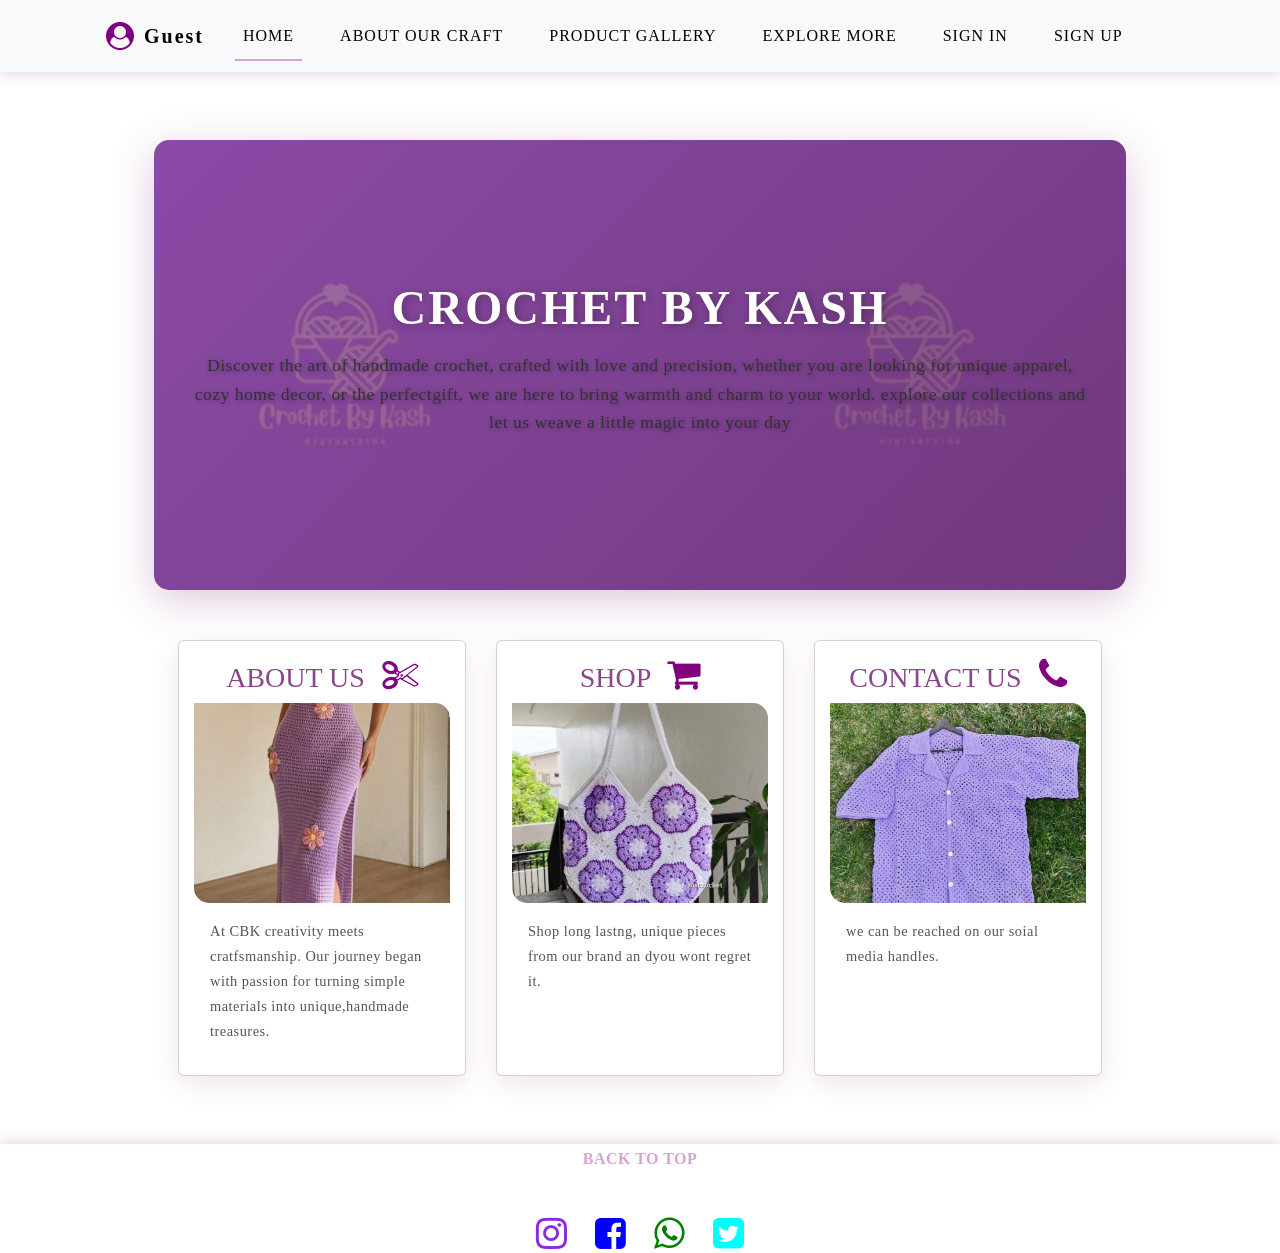
<file: index.html>
<!DOCTYPE html>
<html lang="en">
<head>
    <meta charset="UTF-8">
    <meta name="viewport" content="width=device-width, initial-scale=1.0">
    <link rel="stylesheet" href="index.css">
    <title>Crochet by Kash - Handmade Crochet & Artisan Crafts</title>
    <link rel="stylesheet" href="https://cdnjs.cloudflare.com/ajax/libs/font-awesome/4.7.0/css/font-awesome.min.css">
    <link href="https://fonts.googleapis.com/icon?family=Material+Icons" rel="stylesheet">
    <link href="https://cdn.jsdelivr.net/npm/bootstrap@5.3.3/dist/css/bootstrap.min.css" rel="stylesheet" integrity="sha384-QWTKZyjpPEjISv5WaRU9OFeRpok6YctnYmDr5pNlyT2bRjXh0JMhjY6hW+ALEwIH" crossorigin="anonymous">

      
</head>
<body>
   
    <nav class="navbar navbar-expand-lg bg-body-tertiary">
        <div class="container">
          <a class="navbar-brand ms-4 d-flex align-items-center" href="#">
            <i class="fa fa-user-circle" style="font-size:28px;color:purple;"></i>
            <span class="ms-2" id="profileName">Guest</span>
          </a>
          <button class="navbar-toggler" type="button" data-bs-toggle="collapse" data-bs-target="#navbarNavDropdown" aria-controls="navbarNavDropdown" aria-expanded="false" aria-label="Toggle navigation">
            <span class="navbar-toggler-icon"></span>
          </button>
          <div class="collapse navbar-collapse" id="navbarNavDropdown">
            <ul class="navbar-nav">
              <li class="nav-item">
                <a class="nav-link active" aria-current="page" href="index.html">HOME</a>
              </li>
              <li class="nav-item">
                <a class="nav-link" href="about.html">ABOUT OUR CRAFT</a>
              </li>
              <li class="nav-item">
                <a class="nav-link" href="shop.html">PRODUCT GALLERY</a>
              </li>
              <li class="nav-item">
                <a class="nav-link" href="explore.html">EXPLORE MORE</a>
              </li>
            </ul>
          </div>
        </div>
      </nav>
    <div id="my-container">
    
      <div id="master">
        <h2>CROCHET BY KASH</h2>
        <p>Discover the art of handmade crochet, crafted with love and precision, whether you are looking for unique apparel, cozy home decor, or the perfectgift, we are here to bring warmth and charm to your world. explore our collections and let us weave a little magic into your day</p>
      </div>

     <div class="every">

       <div class="card" style="width: 18rem;">
        <h3><a href="about.html">ABOUT US</a> <i class="fa fa-scissors" style="font-size:36px;color: purple
        ;"></i></h3>
         <img src="img/photo_2026-04-18_12-28-57.jpg" class="card-img-top" alt="...">
         <div class="card-body">
           <p class="card-text">At CBK creativity meets cratfsmanship. Our journey began with passion for turning simple materials into unique,handmade treasures.</p>
         </div>
       </div>

        <div class="card" style="width: 18rem;">
         <h3><a href="shop.html">SHOP</a> <i class="fa fa-shopping-cart" style="font-size:36px;color: purple;"></i></h3>
         <img  src="img/photo_2026-04-18_12-29-10.jpg" class="card-img-top" alt="...">
         <div class="card-body">
           <p class="card-text">Shop long lastng, unique pieces from our brand an dyou wont regret it.</p>
         </div>
       </div>

       <div class="card" style="width: 18rem;">
         <h3><a href="explore.html">CONTACT US</a> <i class="fa fa-phone" style="font-size:36px;color: purple;"></i></h3>
         <img src="img/photo_2026-04-18_12-28-44.jpg" class="card-img-top" alt="...">
         <div class="card-body">
           <p class="card-text">we can be reached on our soial media handles.</p>
         </div>
       </div>
     </div>

    </div>

    <footer>
        <div class="row">
            <div class="col-12">
                <p><a href="index.html">BACK TO TOP</a></p><br>
            </div>
            <div class="col-12">
                <i class="fa fa-instagram" style="font-size:36px;color: blueviolet;"></i>
               <i class="fa fa-facebook-square" style="font-size:36px;color: blue;"></i>
               <i class="fa fa-whatsapp" style="font-size:36px;color: green;"></i>
               <i class="fa fa-twitter-square" style="font-size:36px;color: aqua;"></i>
            </div>
        </div>

    </footer>

    <script src="https://cdn.jsdelivr.net/npm/bootstrap@5.3.3/dist/js/bootstrap.bundle.min.js" integrity="sha384-YvpcrYf0tY3lHB60NNkmXc5s9fDVZLESaAA55NDzOxhy9GkcIdslK1eN7N6jIeHz" crossorigin="anonymous"></script>
    <script src="profile.js"></script>
</body>
</body>
</html>
</file>
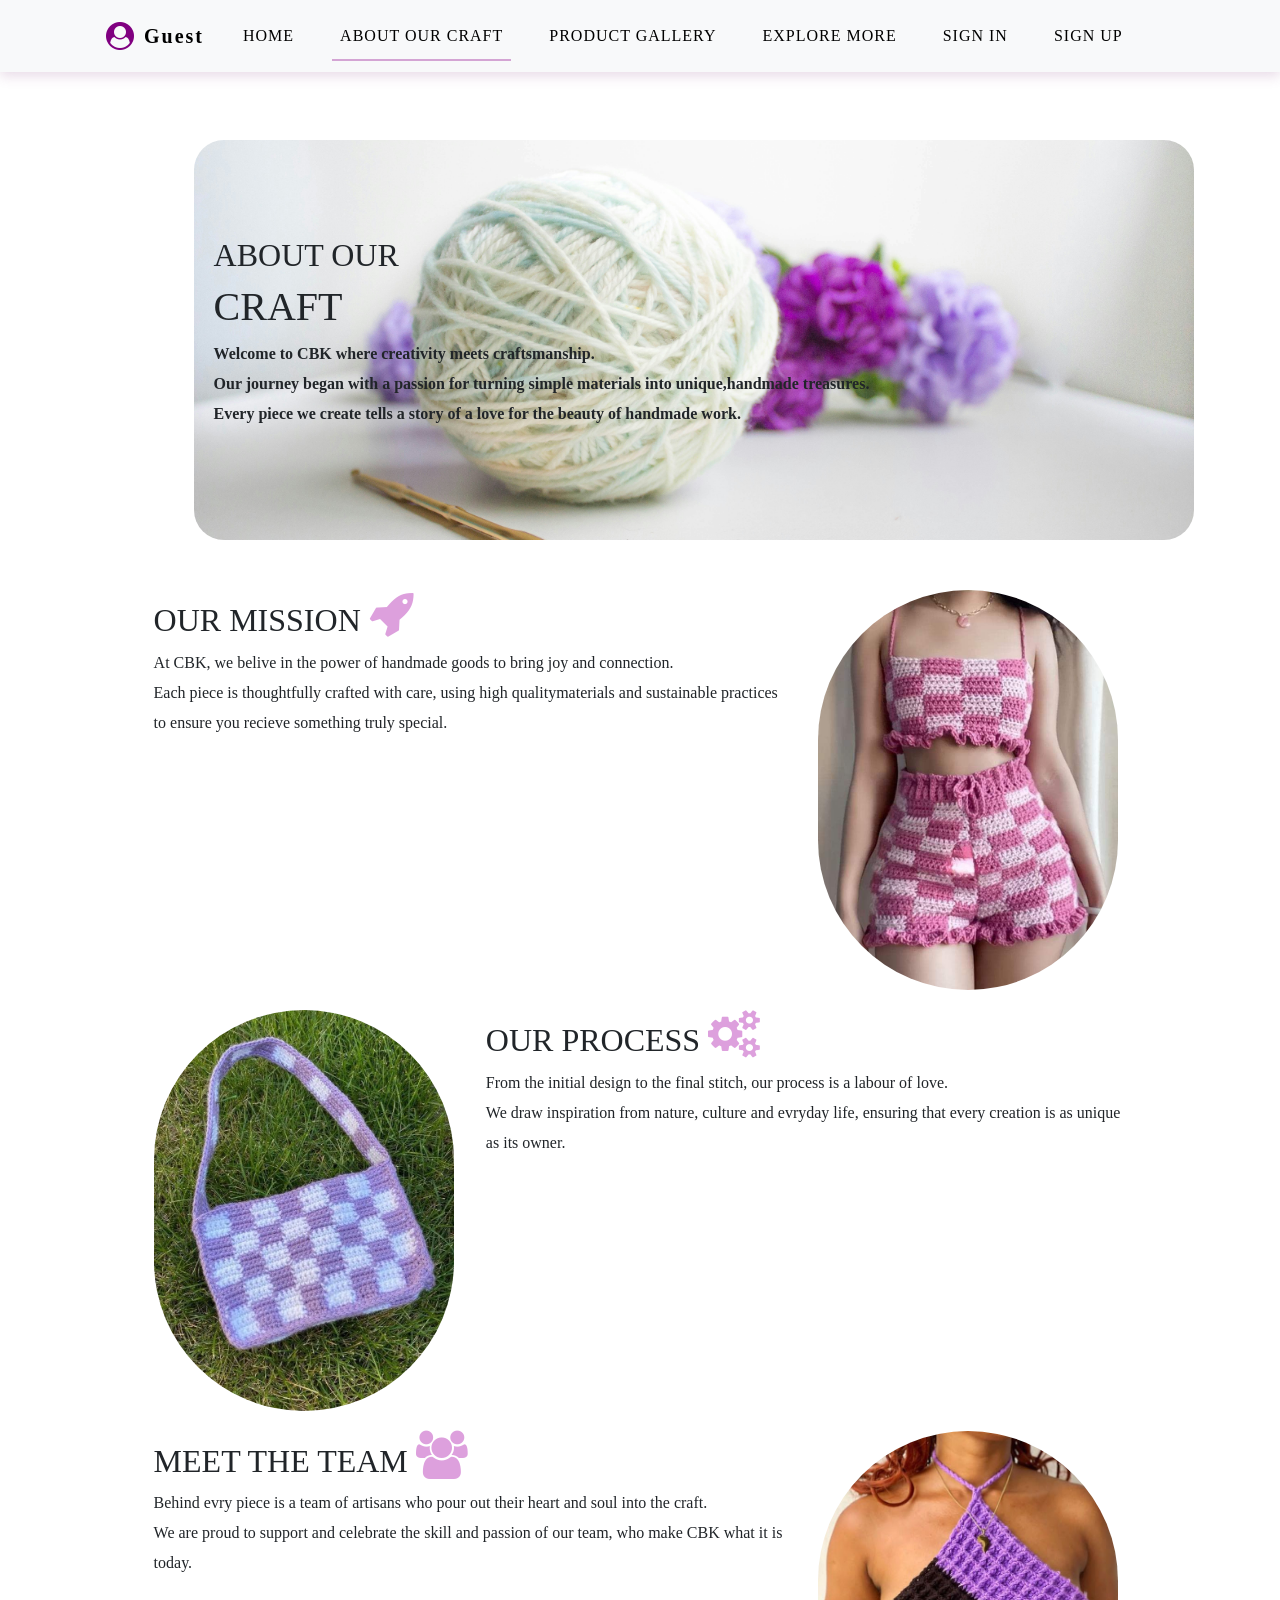
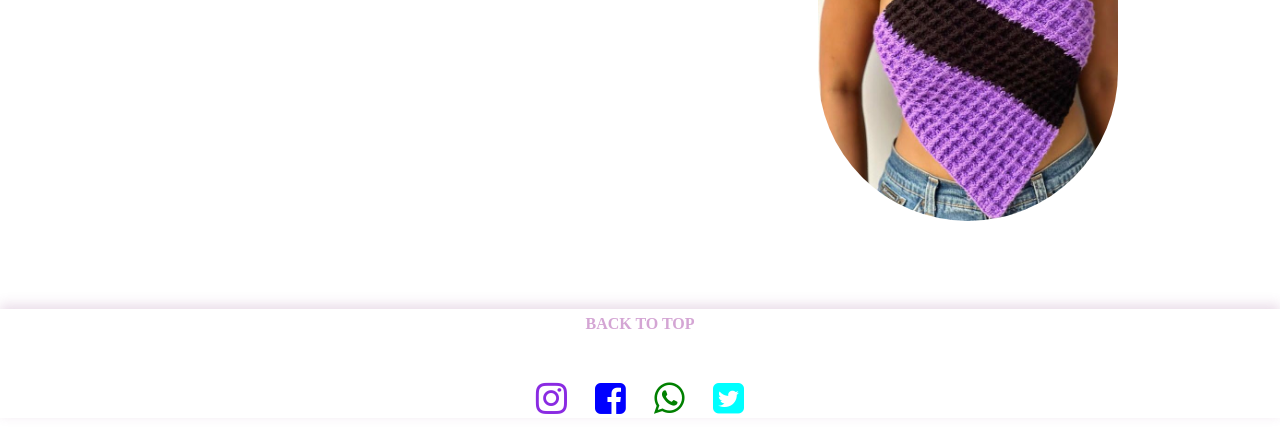
<file: about.html>
<!DOCTYPE html>
<html lang="en">
<head>
    <meta charset="UTF-8">
    <meta name="viewport" content="width=device-width, initial-scale=1.0">
    <title>Document</title>
    <link rel="stylesheet" href="about.css">
    <link rel="stylesheet" href="https://cdnjs.cloudflare.com/ajax/libs/font-awesome/4.7.0/css/font-awesome.min.css">
    <link href="https://fonts.googleapis.com/icon?family=Material+Icons" rel="stylesheet">
    <link href="https://cdn.jsdelivr.net/npm/bootstrap@5.3.3/dist/css/bootstrap.min.css" rel="stylesheet" integrity="sha384-QWTKZyjpPEjISv5WaRU9OFeRpok6YctnYmDr5pNlyT2bRjXh0JMhjY6hW+ALEwIH" crossorigin="anonymous">

</head>
<body>
    <nav class="navbar navbar-expand-lg bg-body-tertiary">
        <div class="container">
          <a class="navbar-brand ms-4 d-flex align-items-center" href="#">
            <i class="fa fa-user-circle" style="font-size:28px;color:purple;"></i>
            <span class="ms-2" id="profileName">Guest</span>
          </a>
          <button class="navbar-toggler" type="button" data-bs-toggle="collapse" data-bs-target="#navbarNavDropdown" aria-controls="navbarNavDropdown" aria-expanded="false" aria-label="Toggle navigation">
            <span class="navbar-toggler-icon"></span>
          </button>
          <div class="collapse navbar-collapse" id="navbarNavDropdown">
            <ul class="navbar-nav">
              <li class="nav-item">
                <a class="nav-link" href="index.html">HOME</a>
              </li>
              <li class="nav-item">
                <a class="nav-link active" aria-current="page" href="about.html">ABOUT OUR CRAFT</a>
              </li>
              <li class="nav-item">
                <a class="nav-link" href="shop.html">PRODUCT GALLERY</a>
              </li>
              <li class="nav-item">
                <a class="nav-link" href="explore.html">EXPLORE MORE</a>
              </li>
            </ul>
          </div>
        </div>
      </nav>


      <div id="my-container">

        <div id="mast">
            <h2>ABOUT OUR</h2>
            <h1>CRAFT</h1>
            <p>
              Welcome to CBK where creativity meets craftsmanship. <br />
              Our journey began with a passion for turning simple materials into
              unique,handmade treasures. <br />
              Every piece we create tells a story of a love for the beauty of
              handmade work.
            </p>
          </div>


          <div id="container">

            


          <div class="row">
            <div class="col-8">
              <h2>OUR MISSION <i class="fa fa-rocket" style="font-size:48px;color: plum;"></i></h2>
              <p>
                At CBK, we belive in the power of handmade goods to bring joy and
          connection. <br />
          Each piece is thoughtfully crafted with care, using high
          qualitymaterials and sustainable practices to ensure you recieve
          something truly special.
              </p>
            </div>
            <div class="col-4">
              <img src="img/4f263c1da435d9bf1445e8dc28a38b59.jpg" alt="" />
            </div>
          </div>
    

          
            <div class="row">
                <div class="col-4">
                    <img src="img/1000462949.jpg" alt="" />
                  </div>
              <div class="col-8">
                <h2>OUR PROCESS <i class="fa fa-gears" style="font-size:48px;color:plum"></i></i></h2>
                <p>
                  From the initial design to the final stitch, our process is a
                  labour of love. <br />
                  We draw inspiration from nature, culture and evryday life,
                  ensuring that every creation is as unique as its owner.
                </p>
            </div>
            </div>
          

          <div class="row">
             <div class="col-8">
               <h2>MEET THE TEAM <i class="fa fa-group" style="font-size:48px;color:plum"></i></h2>
               <p>
                Behind evry piece is a team of artisans who pour out their heart and
                soul into the craft. <br />We are proud to support and celebrate the
                skill and passion of our team, who make CBK what it is today.
               </p>
             </div>
             <div class="col-4">
               <img src="img/3957c0334f76937233156f4e9a170baf.jpg" alt="" />
             </div>
           </div>
         </div>


          </div>


          <footer>
            <div class="row">
                <div class="col-12">
                    <p><a href="about.html">BACK TO TOP</a></p><br>
                </div>
                <div class="col-12">
                    <i class="fa fa-instagram" style="font-size:36px;color: blueviolet;"></i>
                   <i class="fa fa-facebook-square" style="font-size:36px;color: blue;"></i>
                   <i class="fa fa-whatsapp" style="font-size:36px;color: green;"></i>
                   <i class="fa fa-twitter-square" style="font-size:36px;color: aqua;"></i>
                </div>
            </div>
    
        </footer>


      </div>

      <script src="https://cdn.jsdelivr.net/npm/bootstrap@5.3.3/dist/js/bootstrap.bundle.min.js" integrity="sha384-YvpcrYf0tY3lHB60NNkmXc5s9fDVZLESaAA55NDzOxhy9GkcIdslK1eN7N6jIeHz" crossorigin="anonymous"></script>
      <script src="profile.js"></script>
</body>
</html>
</file>
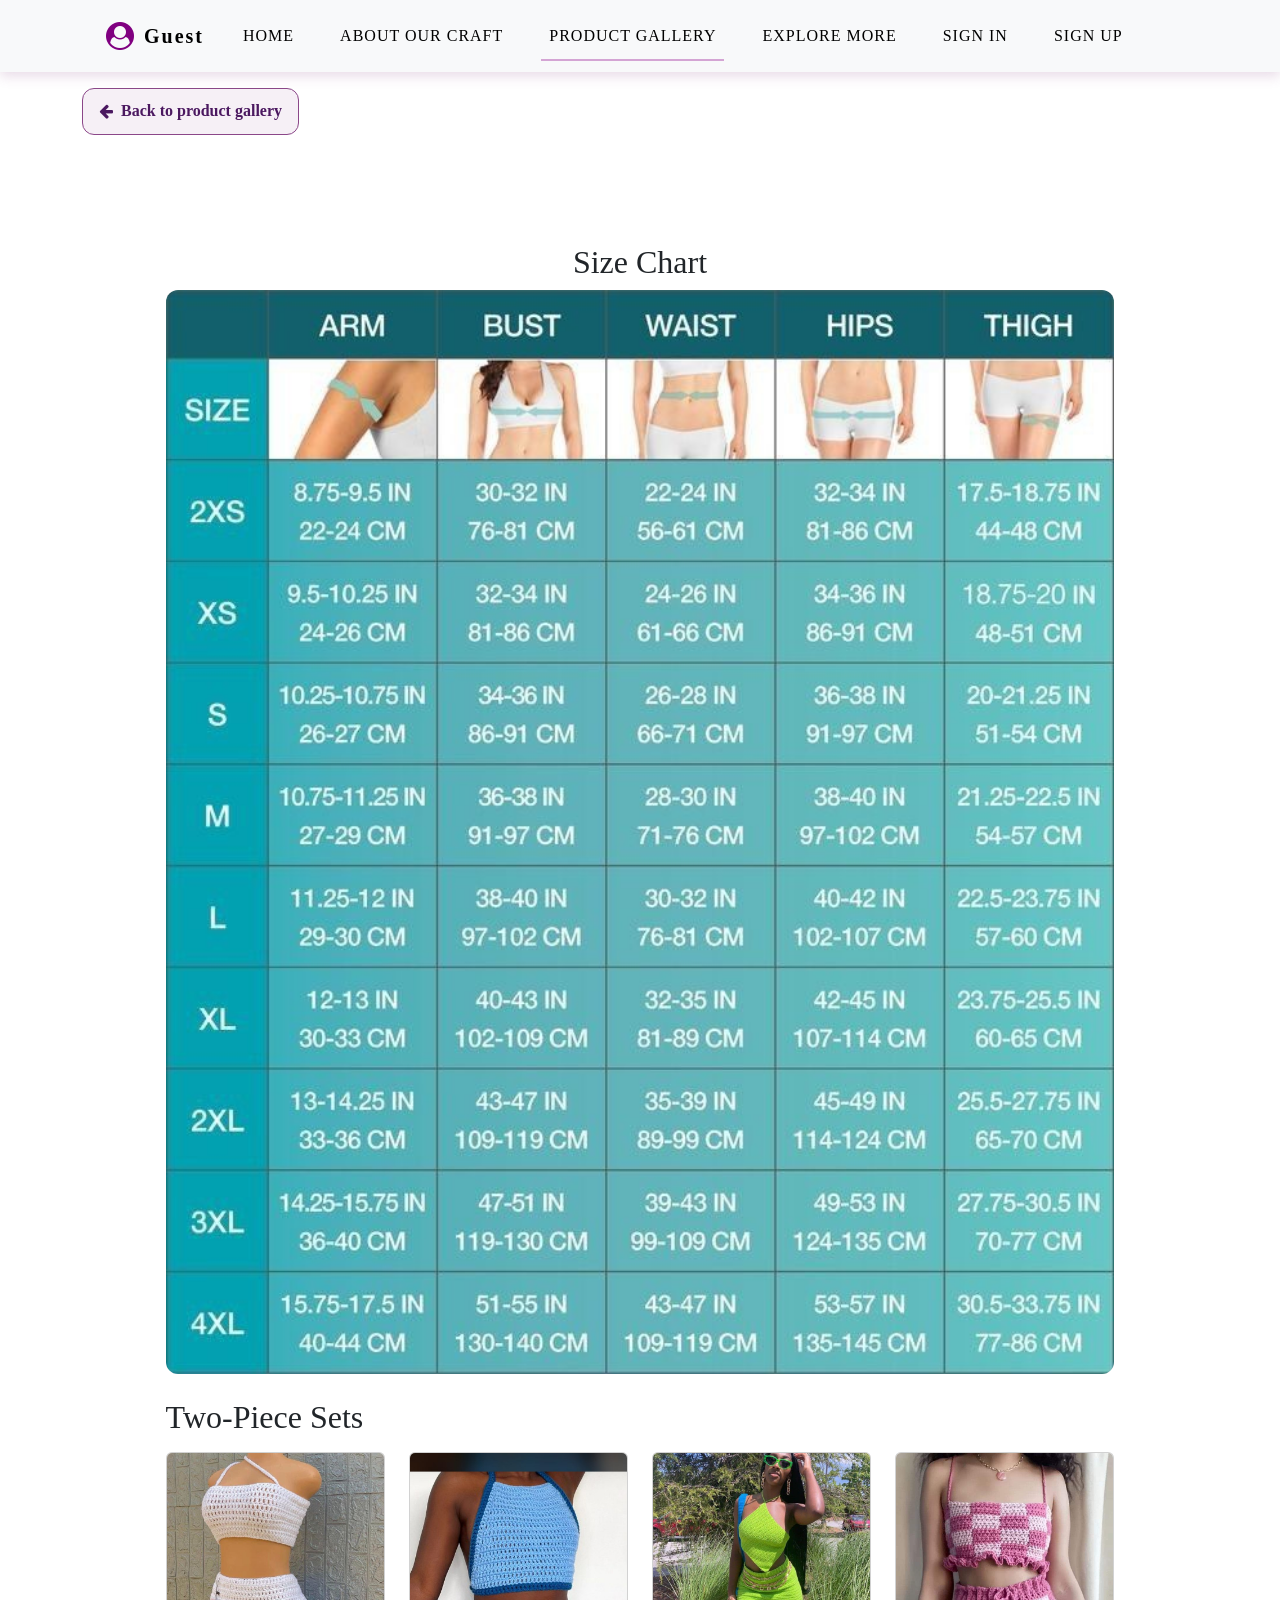
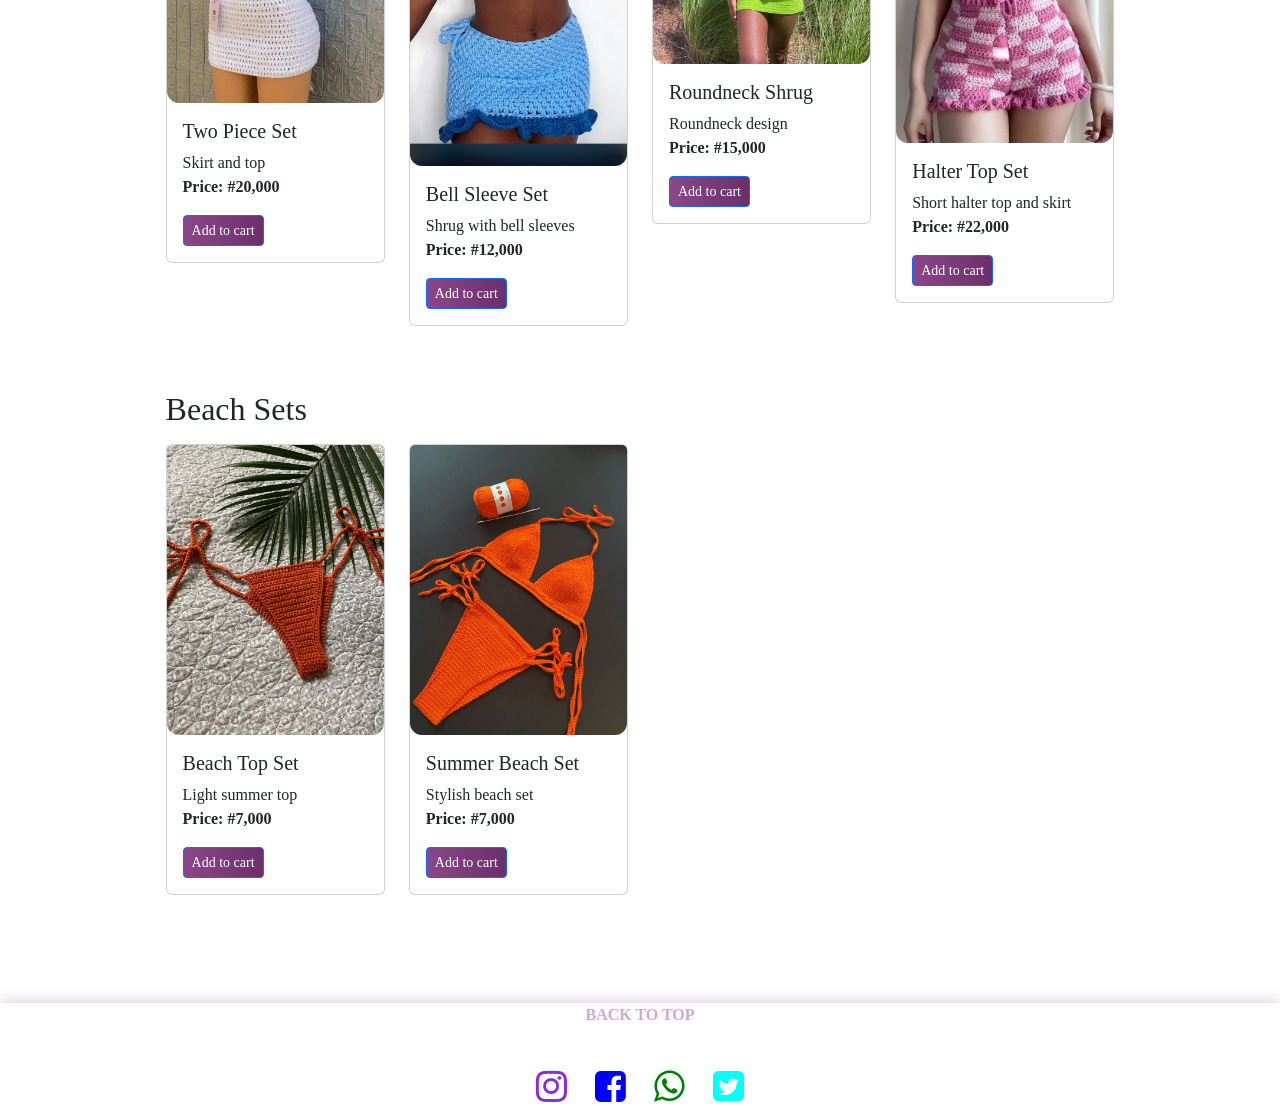
<file: beach.html>
﻿<!DOCTYPE html>
<html lang="en">
<head>
    <meta charset="UTF-8">
    <meta name="viewport" content="width=device-width, initial-scale=1.0">
    <title>Beach Wear</title>
    <link rel="stylesheet" href="beach.css">
    <link rel="stylesheet" href="https://cdnjs.cloudflare.com/ajax/libs/font-awesome/4.7.0/css/font-awesome.min.css">
    <link href="https://fonts.googleapis.com/icon?family=Material+Icons" rel="stylesheet">
    <link href="https://cdn.jsdelivr.net/npm/bootstrap@5.3.3/dist/css/bootstrap.min.css" rel="stylesheet" integrity="sha384-QWTKZyjpPEjISv5WaRU9OFeRpok6YctnYmDr5pNlyT2bRjXh0JMhjY6hW+ALEwIH" crossorigin="anonymous">
</head>
<body>
    <nav class="navbar navbar-expand-lg bg-body-tertiary">
        <div class="container">
          <a class="navbar-brand ms-4 d-flex align-items-center" href="#">
            <i class="fa fa-user-circle" style="font-size:28px;color:purple;"></i>
            <span class="ms-2" id="profileName">Guest</span>
          </a>
          <button class="navbar-toggler" type="button" data-bs-toggle="collapse" data-bs-target="#navbarNavDropdown" aria-controls="navbarNavDropdown" aria-expanded="false" aria-label="Toggle navigation">
            <span class="navbar-toggler-icon"></span>
          </button>
          <div class="collapse navbar-collapse" id="navbarNavDropdown">
            <ul class="navbar-nav">
              <li class="nav-item"><a class="nav-link" href="index.html">HOME</a></li>
              <li class="nav-item"><a class="nav-link" href="about.html">ABOUT OUR CRAFT</a></li>
              <li class="nav-item"><a class="nav-link active" aria-current="page" href="shop.html">PRODUCT GALLERY</a></li>
              <li class="nav-item"><a class="nav-link" href="explore.html">EXPLORE MORE</a></li>
            </ul>
          </div>
        </div>
      </nav>
      <div class="container py-3">
          <a href="shop.html" class="back-to-gallery"><i class="fa fa-arrow-left"></i> Back to product gallery</a>
      </div>
      <div id="my-container">
          <div class="container py-4">
              <section id="size-chart" class="text-center mb-4">
                  <h2 class="section-title">Size Chart</h2>
                  <img src="img/a7be4b831261b88f722d2f9f5ec5ce4d.jpg" alt="size chart" class="img-fluid size-chart">
              </section>
              <section class="product-section">
                  <div class="section-header d-flex justify-content-between align-items-center mb-3">
                      <h2 class="section-title mb-0">Two-Piece Sets</h2>
                      
                  </div>
                  <div class="items-grid row">
                      <div class="col-sm-6 col-md-4 col-lg-3 mb-3">
                          <div class="card product-card">
                              <img src="img/a6f0e8f6ff6bd22883f0de2c73be66f3.jpg" class="card-img-top" alt="two piece set">
                              <div class="card-body">
                                <h5 class="card-title">Two Piece Set</h5>
                                <p class="card-text">Skirt and top<br><strong>Price: #20,000</strong></p>
                                <a href="#" class="btn btn-primary btn-sm add-cart" data-id="301" data-title="Two Piece Set" data-price="20000" data-img="img/a6f0e8f6ff6bd22883f0de2c73be66f3.jpg">Add to cart</a>
                              </div>
                          </div>
                      </div>
                      <div class="col-sm-6 col-md-4 col-lg-3 mb-3">
                          <div class="card product-card">
                              <img src="img/1000275560.jpg" class="card-img-top" alt="bell sleeve set">
                              <div class="card-body">
                                <h5 class="card-title">Bell Sleeve Set</h5>
                                <p class="card-text">Shrug with bell sleeves<br><strong>Price: #12,000</strong></p>
                                <a href="#" class="btn btn-primary btn-sm add-cart" data-id="302" data-title="Bell Sleeve Set" data-price="12000" data-img="img/1000275560.jpg">Add to cart</a>
                              </div>
                          </div>
                      </div>
                      <div class="col-sm-6 col-md-4 col-lg-3 mb-3">
                          <div class="card product-card">
                              <img src="img/50166f856591437921ca9176b2ebd4d0[1].jpg" class="card-img-top" alt="roundneck shrug">
                              <div class="card-body">
                                <h5 class="card-title">Roundneck Shrug</h5>
                                <p class="card-text">Roundneck design<br><strong>Price: #15,000</strong></p>
                                <a href="#" class="btn btn-primary btn-sm add-cart" data-id="303" data-title="Roundneck Shrug" data-price="15000" data-img="img/50166f856591437921ca9176b2ebd4d0[1].jpg">Add to cart</a>
                              </div>
                          </div>
                      </div>
                      <div class="col-sm-6 col-md-4 col-lg-3 mb-3">
                          <div class="card product-card">
                              <img src="img/4f263c1da435d9bf1445e8dc28a38b59.jpg" class="card-img-top" alt="halter top set">
                              <div class="card-body">
                                <h5 class="card-title">Halter Top Set</h5>
                                <p class="card-text">Short halter top and skirt<br><strong>Price: #22,000</strong></p>
                                <a href="#" class="btn btn-primary btn-sm add-cart" data-id="304" data-title="Halter Top Set" data-price="22000" data-img="img/4f263c1da435d9bf1445e8dc28a38b59.jpg">Add to cart</a>
                              </div>
                          </div>
                      </div>
                  </div>
              </section>
              <section class="product-section mt-5">
                  <div class="section-header d-flex justify-content-between align-items-center mb-3">
                      <h2 class="section-title mb-0">Beach Sets</h2>
                      
                  </div>
                  <div class="items-grid row">
                      <div class="col-sm-6 col-md-4 col-lg-3 mb-3">
                          <div class="card product-card">
                              <img src="img/52876453b3e07c4478f4f4f500e686d7.jpg" class="card-img-top" alt="beach set">
                              <div class="card-body">
                                <h5 class="card-title">Beach Top Set</h5>
                                <p class="card-text">Light summer top<br><strong>Price: #7,000</strong></p>
                                <a href="#" class="btn btn-primary btn-sm add-cart" data-id="305" data-title="Beach Top Set" data-price="7000" data-img="img/52876453b3e07c4478f4f4f500e686d7.jpg">Add to cart</a>
                              </div>
                          </div>
                      </div>
                      <div class="col-sm-6 col-md-4 col-lg-3 mb-3">
                          <div class="card product-card">
                              <img src="img/85ef9d0f337b456e9859759640da2ae1.jpg" class="card-img-top" alt="summer beach set">
                              <div class="card-body">
                                <h5 class="card-title">Summer Beach Set</h5>
                                <p class="card-text">Stylish beach set<br><strong>Price: #7,000</strong></p>
                                <a href="#" class="btn btn-primary btn-sm add-cart" data-id="306" data-title="Summer Beach Set" data-price="7000" data-img="img/85ef9d0f337b456e9859759640da2ae1.jpg">Add to cart</a>
                              </div>
                          </div>
                      </div>
                  </div>
              </section>
          </div>
      </div>
      <footer>
        <div class="row">
            <div class="col-12"><p><a href="shrugs.html">BACK TO TOP</a></p><br></div>
            <div class="col-12">
                <i class="fa fa-instagram" style="font-size:36px;color: blueviolet;"></i>
               <i class="fa fa-facebook-square" style="font-size:36px;color: blue;"></i>
               <i class="fa fa-whatsapp" style="font-size:36px;color: green;"></i>
               <i class="fa fa-twitter-square" style="font-size:36px;color: aqua;"></i>
            </div>
        </div>
    </footer>
 <script src="https://cdn.jsdelivr.net/npm/bootstrap@5.3.3/dist/js/bootstrap.bundle.min.js" integrity="sha384-YvpcrYf0tY3lHB60NNkmXc5s9fDVZLESaAA55NDzOxhy9GkcIdslK1eN7N6jIeHz" crossorigin="anonymous"></script>
 <script src="profile.js"></script>
</body>
</html>
</file>
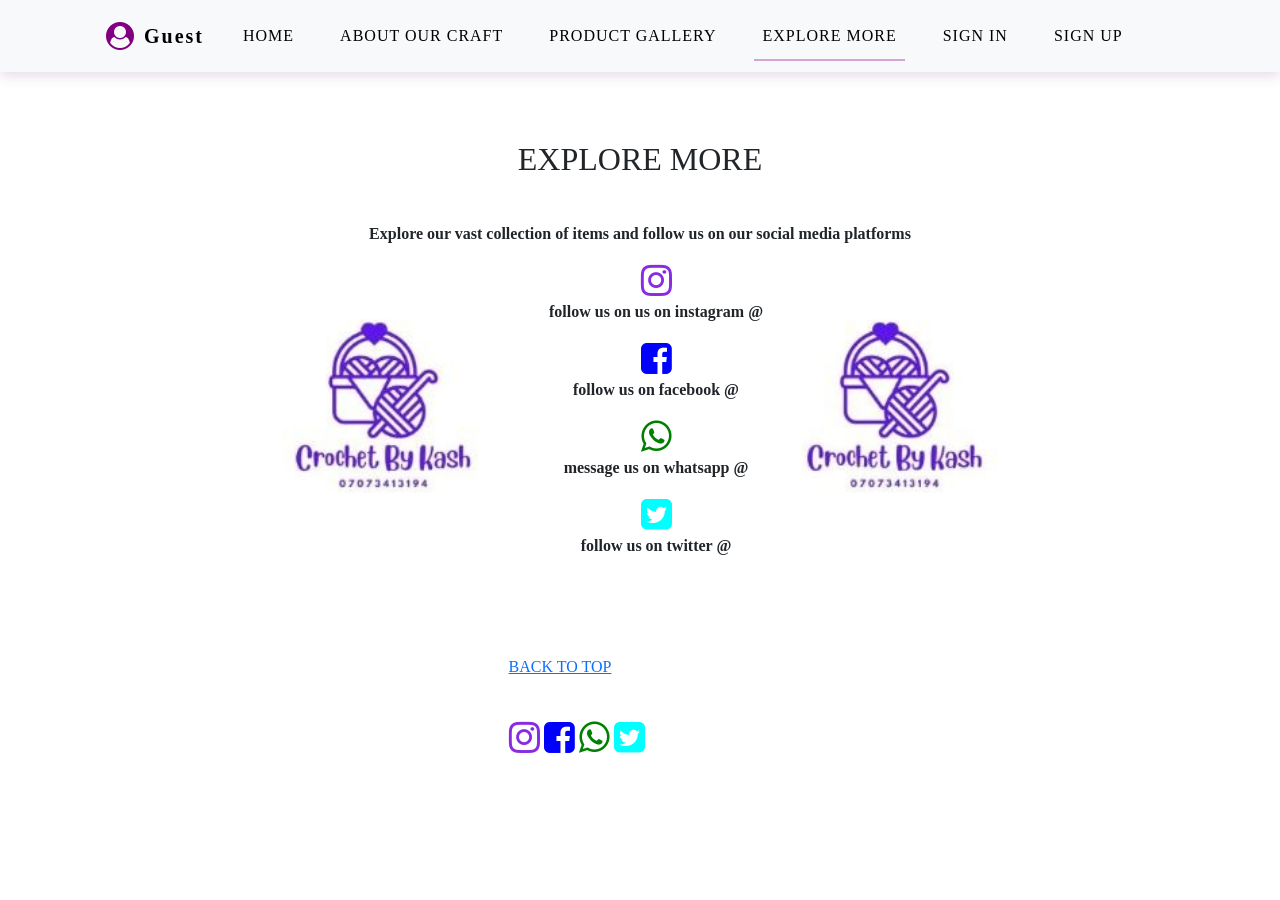
<file: explore.html>
<!DOCTYPE html>
<html lang="en">
<head>
    <meta charset="UTF-8">
    <meta name="viewport" content="width=device-width, initial-scale=1.0">
    <title>Document</title>
    <link rel="stylesheet" href="explore.css">
    <link rel="stylesheet" href="https://cdnjs.cloudflare.com/ajax/libs/font-awesome/4.7.0/css/font-awesome.min.css">
    <link href="https://fonts.googleapis.com/icon?family=Material+Icons" rel="stylesheet">
    <link href="https://cdn.jsdelivr.net/npm/bootstrap@5.3.3/dist/css/bootstrap.min.css" rel="stylesheet" integrity="sha384-QWTKZyjpPEjISv5WaRU9OFeRpok6YctnYmDr5pNlyT2bRjXh0JMhjY6hW+ALEwIH" crossorigin="anonymous">

</head>
<body>

    <nav class="navbar navbar-expand-lg bg-body-tertiary">
        <div class="container">
          <a class="navbar-brand ms-4 d-flex align-items-center" href="#">
            <i class="fa fa-user-circle" style="font-size:28px;color:purple;"></i>
            <span class="ms-2" id="profileName">Guest</span>
          </a>
          <button class="navbar-toggler" type="button" data-bs-toggle="collapse" data-bs-target="#navbarNavDropdown" aria-controls="navbarNavDropdown" aria-expanded="false" aria-label="Toggle navigation">
            <span class="navbar-toggler-icon"></span>
          </button>
          <div class="collapse navbar-collapse" id="navbarNavDropdown">
            <ul class="navbar-nav">
              <li class="nav-item">
                <a class="nav-link" href="index.html">HOME</a>
              </li>
              <li class="nav-item">
                <a class="nav-link" href="about.html">ABOUT OUR CRAFT</a>
              </li>
            
              <li class="nav-item">
                <a class="nav-link" href="shop.html">PRODUCT GALLERY</a>
              </li>
              <li class="nav-item">
                <a class="nav-link active" aria-current="page" href="explore.html">EXPLORE MORE</a>
              </li>
            </ul>
          </div>
        </div>
      </nav>

      <div id="my-container">

        <h2>EXPLORE MORE</h2>
          <div id="master">
            <p>Explore our vast collection of items and follow us on our social media platforms</p>
            
            <ul>
              <li><i class="fa fa-instagram" style="font-size:36px;color: blueviolet;"></i><p>follow us on us on instagram @ <a href="#"></a></p></li>
              <li><i class="fa fa-facebook-square" style="font-size:36px;color: blue;"></i><p>follow us on facebook @ <a href="#"></a></p></li>
              <li></li><i class="fa fa-whatsapp" style="font-size:36px;color: green;"></i><p>message us on whatsapp @ <a href="#"></a></p></li>
              <li></li><i class="fa fa-twitter-square" style="font-size:36px;color: aqua;"></i><p>follow us on twitter @ <a href="#"></a>
              </p></li> 
                
            </ul>
        </div>


        <footer>
            <div class="row">
                <div class="col-12">
                    <p><a href="shop.html">BACK TO TOP</a></p><br>
                </div>
                <div class="col-12">
                    <i class="fa fa-instagram" style="font-size:36px;color: blueviolet;"></i>
                   <i class="fa fa-facebook-square" style="font-size:36px;color: blue;"></i>
                   <i class="fa fa-whatsapp" style="font-size:36px;color: green;"></i>
                   <i class="fa fa-twitter-square" style="font-size:36px;color: aqua;"></i>
                </div>
            </div>
    
        </footer>

      </div>

      <script src="https://cdn.jsdelivr.net/npm/bootstrap@5.3.3/dist/js/bootstrap.bundle.min.js" integrity="sha384-YvpcrYf0tY3lHB60NNkmXc5s9fDVZLESaAA55NDzOxhy9GkcIdslK1eN7N6jIeHz" crossorigin="anonymous"></script>
      <script src="profile.js"></script>
    
</body>
</html>
</file>
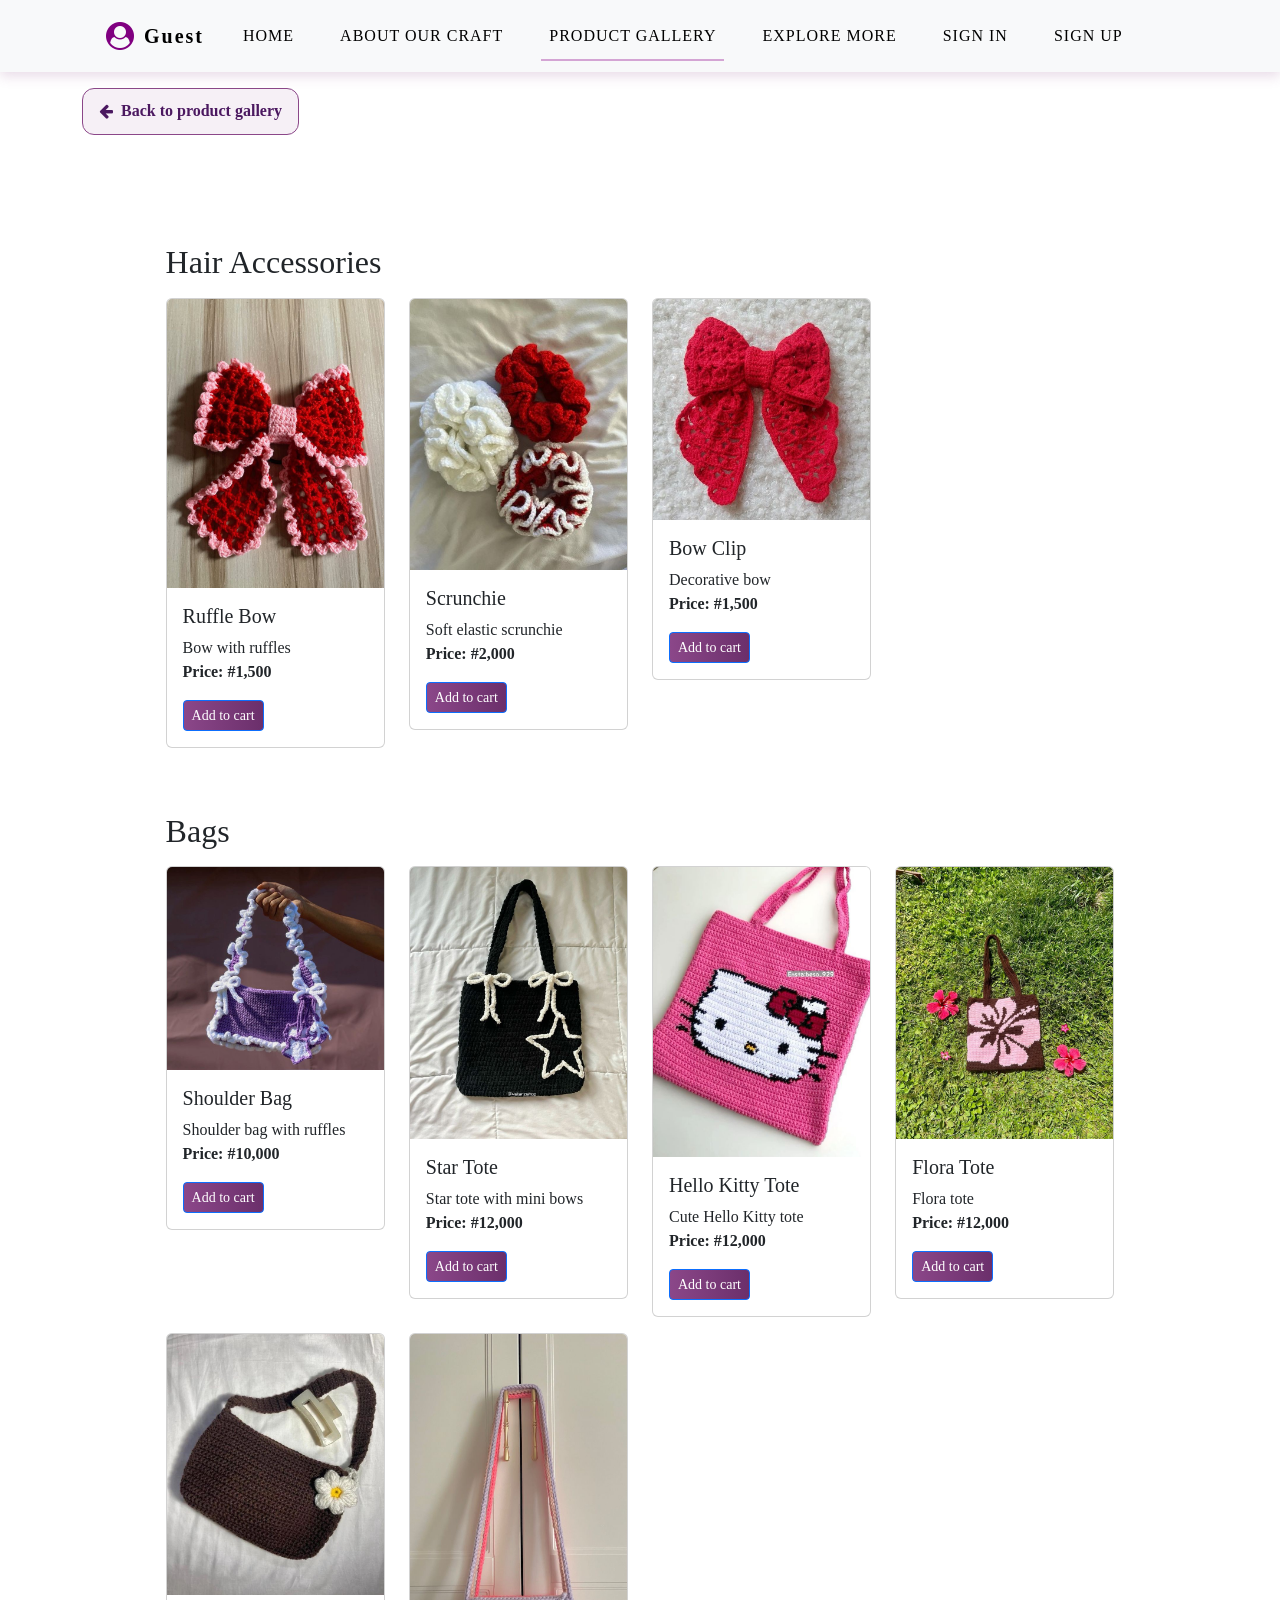
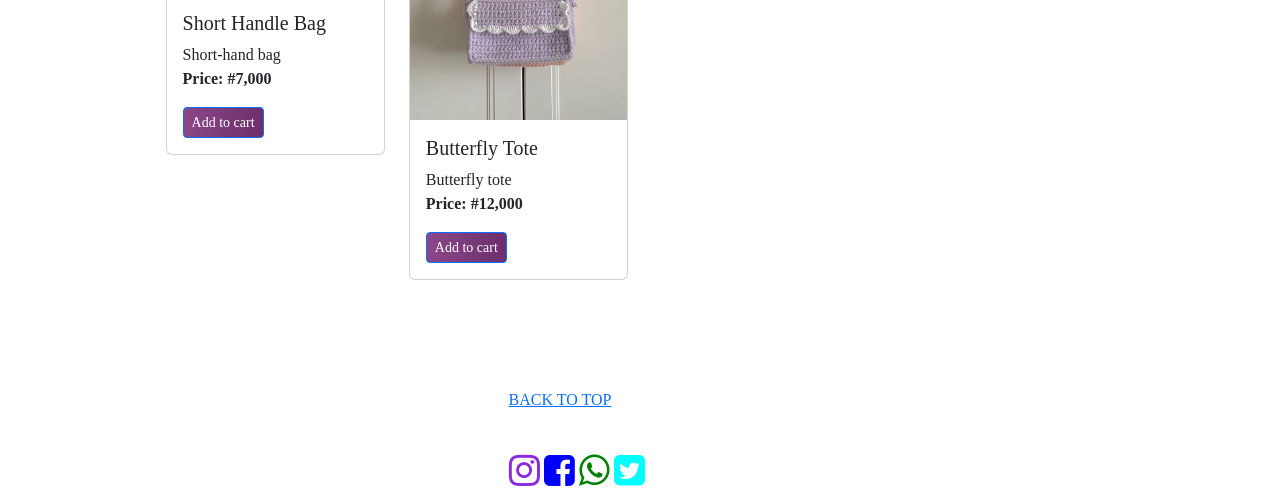
<file: hair.html>
﻿<!DOCTYPE html>
<html lang="en">
<head>
    <meta charset="UTF-8">
    <meta name="viewport" content="width=device-width, initial-scale=1.0">
    <title>Bags & Hair Accessories</title>
    <link rel="stylesheet" href="hair.css">
    <link rel="stylesheet" href="https://cdnjs.cloudflare.com/ajax/libs/font-awesome/4.7.0/css/font-awesome.min.css">
    <link href="https://fonts.googleapis.com/icon?family=Material+Icons" rel="stylesheet">
    <link href="https://cdn.jsdelivr.net/npm/bootstrap@5.3.3/dist/css/bootstrap.min.css" rel="stylesheet" integrity="sha384-QWTKZyjpPEjISv5WaRU9OFeRpok6YctnYmDr5pNlyT2bRjXh0JMhjY6hW+ALEwIH" crossorigin="anonymous">
</head>
<body>
    <nav class="navbar navbar-expand-lg bg-body-tertiary">
        <div class="container">
          <a class="navbar-brand ms-4 d-flex align-items-center" href="#">
            <i class="fa fa-user-circle" style="font-size:28px;color:purple;"></i>
            <span class="ms-2" id="profileName">Guest</span>
          </a>
          <button class="navbar-toggler" type="button" data-bs-toggle="collapse" data-bs-target="#navbarNavDropdown" aria-controls="navbarNavDropdown" aria-expanded="false" aria-label="Toggle navigation">
            <span class="navbar-toggler-icon"></span>
          </button>
          <div class="collapse navbar-collapse" id="navbarNavDropdown">
            <ul class="navbar-nav">
              <li class="nav-item"><a class="nav-link" href="index.html">HOME</a></li>
              <li class="nav-item"><a class="nav-link" href="about.html">ABOUT OUR CRAFT</a></li>
              <li class="nav-item"><a class="nav-link active" aria-current="page" href="shop.html">PRODUCT GALLERY</a></li>
              <li class="nav-item"><a class="nav-link" href="explore.html">EXPLORE MORE</a></li>
            </ul>
          </div>
        </div>
      </nav>
      <div class="container py-3">
          <a href="shop.html" class="back-to-gallery"><i class="fa fa-arrow-left"></i> Back to product gallery</a>
      </div>
      <div id="my-container">
          <div class="container py-4">
              
              <section class="product-section">
                  <div class="section-header d-flex justify-content-between align-items-center mb-3">
                      <h2 class="section-title mb-0">Hair Accessories</h2>
                      
                  </div>
                  <div class="items-grid row">
                      <div class="col-sm-6 col-md-4 col-lg-3 mb-3">
                          <div class="card product-card">
                              <img src="img/9c3c53f96a17503af7dbc4420bbf7e5e.jpg" class="card-img-top" alt="ruffle bow">
                              <div class="card-body">
                                <h5 class="card-title">Ruffle Bow</h5>
                                <p class="card-text">Bow with ruffles<br><strong>Price: #1,500</strong></p>
                                <a href="#" class="btn btn-primary btn-sm add-cart" data-id="401" data-title="Ruffle Bow" data-price="1500" data-img="img/9c3c53f96a17503af7dbc4420bbf7e5e.jpg">Add to cart</a>
                              </div>
                          </div>
                      </div>
                      <div class="col-sm-6 col-md-4 col-lg-3 mb-3">
                          <div class="card product-card">
                              <img src="img/1000440648.jpg" class="card-img-top" alt="scrunchie">
                              <div class="card-body">
                                <h5 class="card-title">Scrunchie</h5>
                                <p class="card-text">Soft elastic scrunchie<br><strong>Price: #2,000</strong></p>
                                <a href="#" class="btn btn-primary btn-sm add-cart" data-id="402" data-title="Scrunchie" data-price="2000" data-img="img/1000440648.jpg">Add to cart</a>
                              </div>
                          </div>
                      </div>
                      <div class="col-sm-6 col-md-4 col-lg-3 mb-3">
                          <div class="card product-card">
                              <img src="img/1000290665.jpg" class="card-img-top" alt="bow clip">
                              <div class="card-body">
                                <h5 class="card-title">Bow Clip</h5>
                                <p class="card-text">Decorative bow<br><strong>Price: #1,500</strong></p>
                                <a href="#" class="btn btn-primary btn-sm add-cart" data-id="403" data-title="Bow Clip" data-price="1500" data-img="img/1000290665.jpg">Add to cart</a>
                              </div>
                          </div>
                      </div>
                  </div>
              </section>
              <section class="product-section mt-5">
                  <div class="section-header d-flex justify-content-between align-items-center mb-3">
                      <h2 class="section-title mb-0">Bags</h2>
                     
                  </div>
                  <div class="items-grid row">
                      <div class="col-sm-6 col-md-4 col-lg-3 mb-3">
                          <div class="card product-card">
                              <img src="img/f5607ebd99a1034c2a69e12348811a0a.jpg" class="card-img-top" alt="shoulder bag">
                              <div class="card-body">
                                <h5 class="card-title">Shoulder Bag</h5>
                                <p class="card-text">Shoulder bag with ruffles<br><strong>Price: #10,000</strong></p>
                                <a href="#" class="btn btn-primary btn-sm add-cart" data-id="404" data-title="Shoulder Bag" data-price="10000" data-img="img/f5607ebd99a1034c2a69e12348811a0a.jpg">Add to cart</a>
                              </div>
                          </div>
                      </div>
                      <div class="col-sm-6 col-md-4 col-lg-3 mb-3">
                          <div class="card product-card">
                              <img src="img/b8dc5e593b5a5ceef34430a0edeeefa1.jpg" class="card-img-top" alt="star tote">
                              <div class="card-body">
                                <h5 class="card-title">Star Tote</h5>
                                <p class="card-text">Star tote with mini bows<br><strong>Price: #12,000</strong></p>
                                <a href="#" class="btn btn-primary btn-sm add-cart" data-id="405" data-title="Star Tote" data-price="12000" data-img="img/b8dc5e593b5a5ceef34430a0edeeefa1.jpg">Add to cart</a>
                              </div>
                          </div>
                      </div>
                      <div class="col-sm-6 col-md-4 col-lg-3 mb-3">
                          <div class="card product-card">
                              <img src="img/63b9912f3c56f19f7f05479cdeaf326d.jpg" class="card-img-top" alt="hello kitty tote">
                              <div class="card-body">
                                <h5 class="card-title">Hello Kitty Tote</h5>
                                <p class="card-text">Cute Hello Kitty tote<br><strong>Price: #12,000</strong></p>
                                <a href="#" class="btn btn-primary btn-sm add-cart" data-id="406" data-title="Hello Kitty Tote" data-price="12000" data-img="img/63b9912f3c56f19f7f05479cdeaf326d.jpg">Add to cart</a>
                              </div>
                          </div>
                      </div>
                      <div class="col-sm-6 col-md-4 col-lg-3 mb-3">
                          <div class="card product-card">
                              <img src="img/597f92517ce568df1711787354b6efc7[1].jpg" class="card-img-top" alt="flora tote">
                              <div class="card-body">
                                <h5 class="card-title">Flora Tote</h5>
                                <p class="card-text">Flora tote<br><strong>Price: #12,000</strong></p>
                                <a href="#" class="btn btn-primary btn-sm add-cart" data-id="407" data-title="Flora Tote" data-price="12000" data-img="img/597f92517ce568df1711787354b6efc7[1].jpg">Add to cart</a>
                              </div>
                          </div>
                      </div>
                      <div class="col-sm-6 col-md-4 col-lg-3 mb-3">
                          <div class="card product-card">
                              <img src="img/1321e2af0e6c3b7a41c6819d35425ce8.jpg" class="card-img-top" alt="short handle bag">
                              <div class="card-body">
                                <h5 class="card-title">Short Handle Bag</h5>
                                <p class="card-text">Short-hand bag<br><strong>Price: #7,000</strong></p>
                                <a href="#" class="btn btn-primary btn-sm add-cart" data-id="408" data-title="Short Handle Bag" data-price="7000" data-img="img/1321e2af0e6c3b7a41c6819d35425ce8.jpg">Add to cart</a>
                              </div>
                          </div>
                      </div>
                      <div class="col-sm-6 col-md-4 col-lg-3 mb-3">
                          <div class="card product-card">
                              <img src="img/07497802b3129d81b9e2ba181aa480d9.jpg" class="card-img-top" alt="butterfly tote">
                              <div class="card-body">
                                <h5 class="card-title">Butterfly Tote</h5>
                                <p class="card-text">Butterfly tote<br><strong>Price: #12,000</strong></p>
                                <a href="#" class="btn btn-primary btn-sm add-cart" data-id="409" data-title="Butterfly Tote" data-price="12000" data-img="img/07497802b3129d81b9e2ba181aa480d9.jpg">Add to cart</a>
                              </div>
                          </div>
                      </div>
                  </div>
              </section>
          </div>
      </div>
      <footer>
        <div class="row">
            <div class="col-12"><p><a href="hair.html">BACK TO TOP</a></p><br></div>
            <div class="col-12">
                <i class="fa fa-instagram" style="font-size:36px;color: blueviolet;"></i>
               <i class="fa fa-facebook-square" style="font-size:36px;color: blue;"></i>
               <i class="fa fa-whatsapp" style="font-size:36px;color: green;"></i>
               <i class="fa fa-twitter-square" style="font-size:36px;color: aqua;"></i>
            </div>
        </div>
    </footer>
 <script src="https://cdn.jsdelivr.net/npm/bootstrap@5.3.3/dist/js/bootstrap.bundle.min.js" integrity="sha384-YvpcrYf0tY3lHB60NNkmXc5s9fDVZLESaAA55NDzOxhy9GkcIdslK1eN7N6jIeHz" crossorigin="anonymous"></script>
 <script src="profile.js"></script>
</body>
</html>
</file>
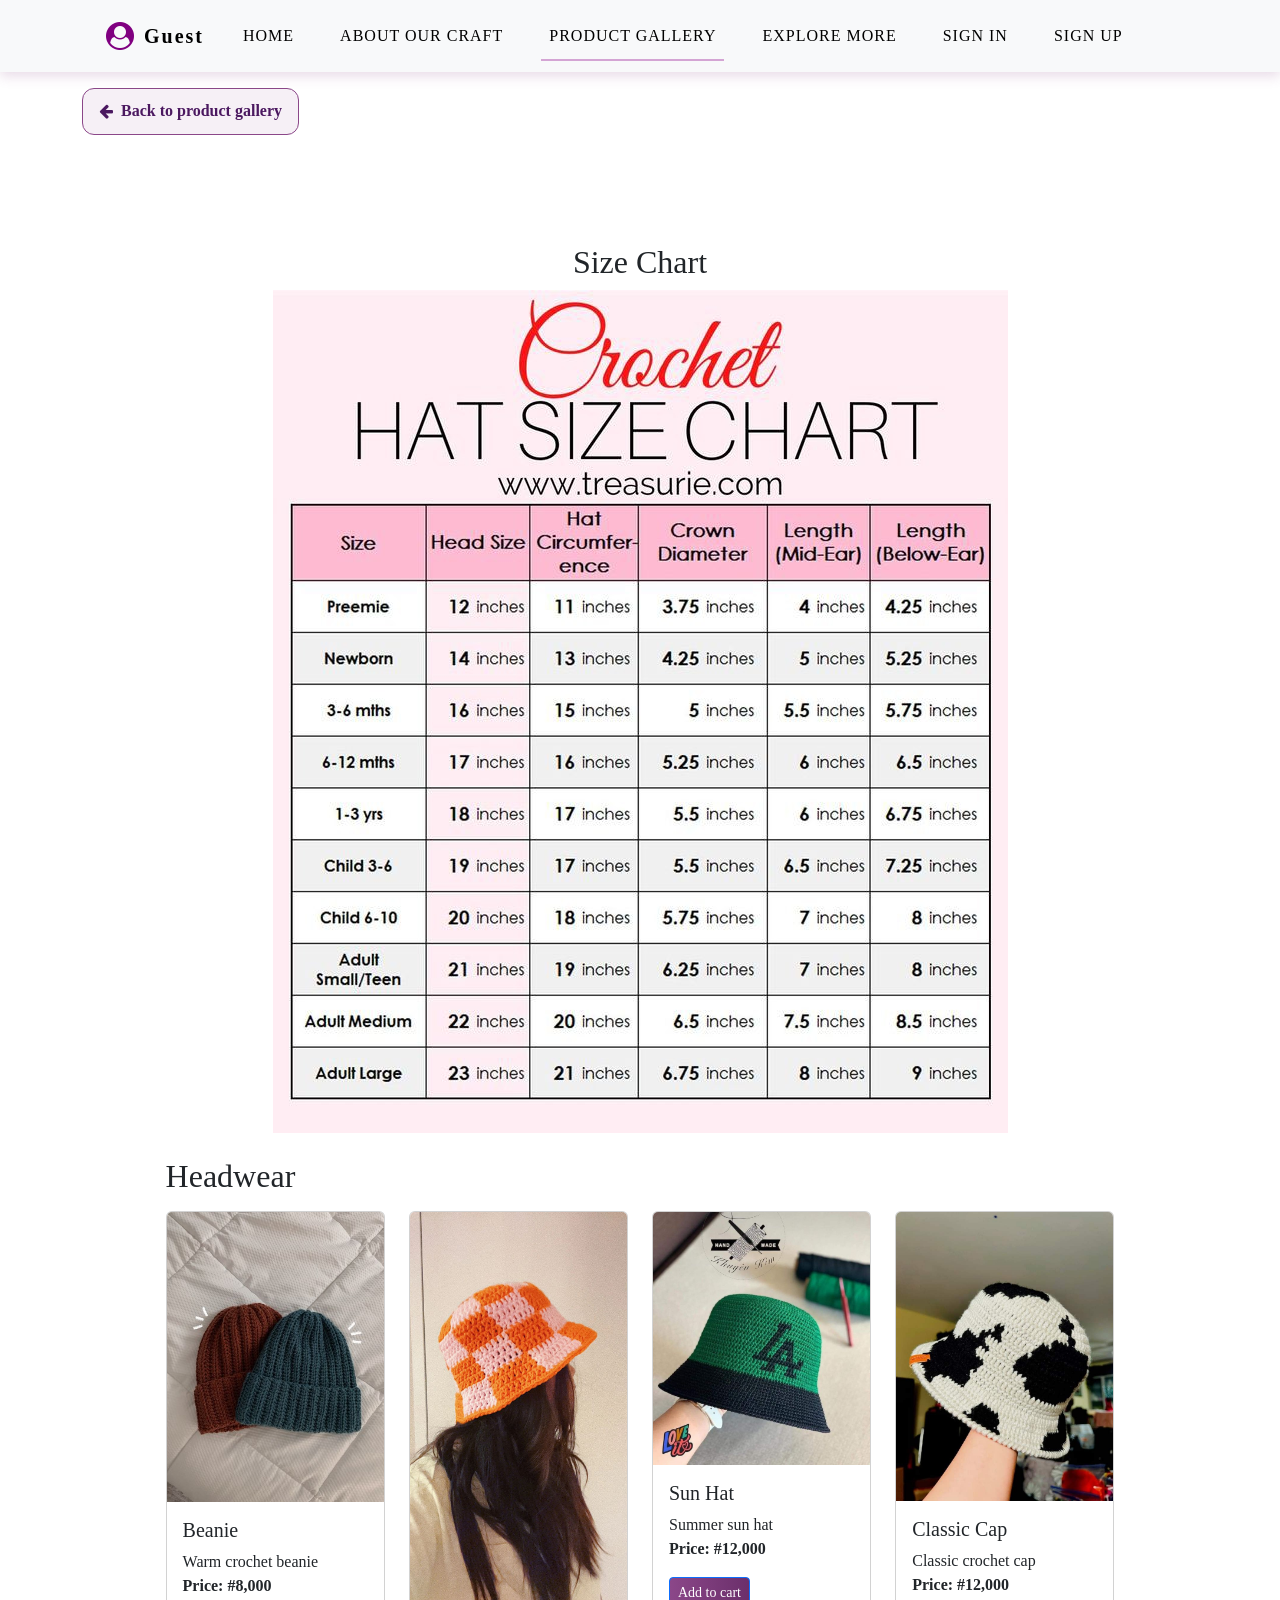
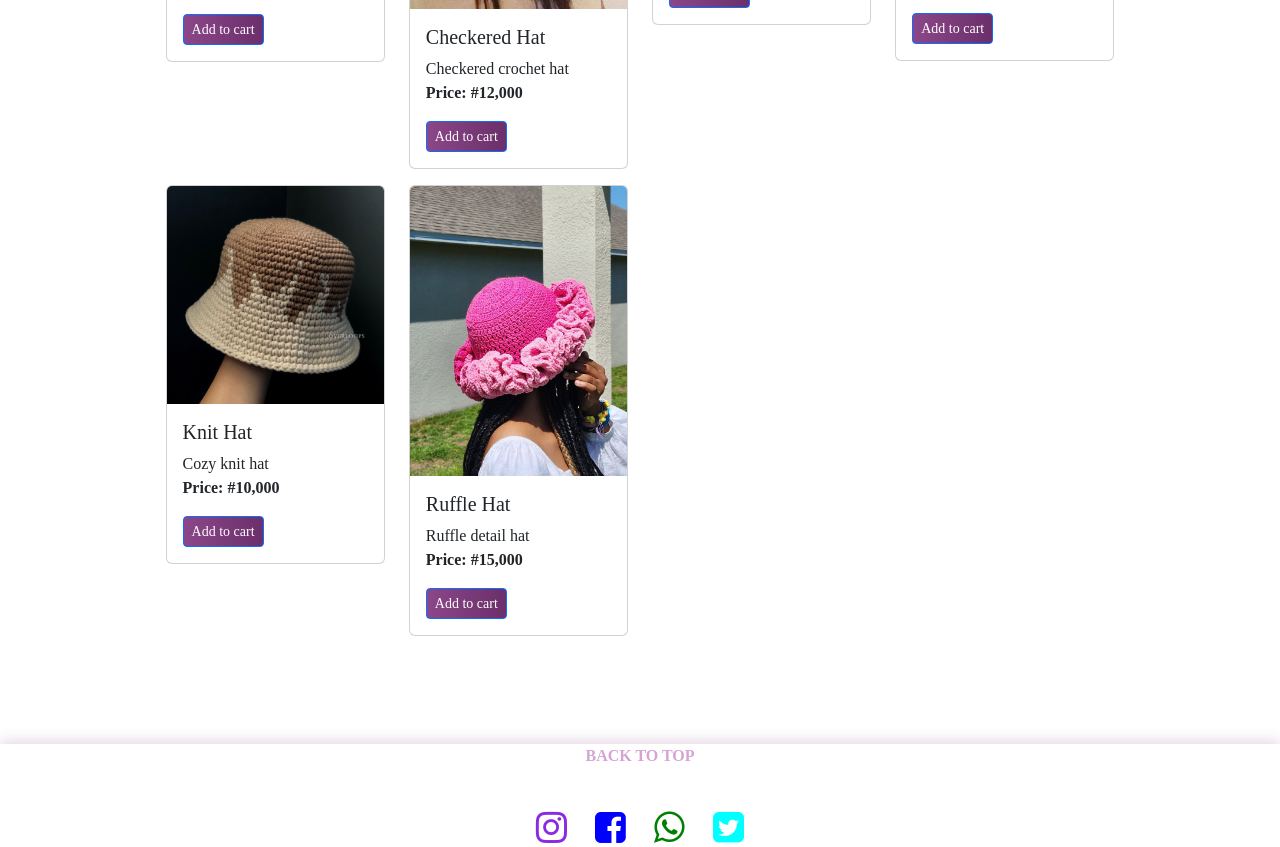
<file: headwear.html>
﻿<!DOCTYPE html>
<html lang="en">
<head>
    <meta charset="UTF-8">
    <meta name="viewport" content="width=device-width, initial-scale=1.0">
    <title>Headwear</title>
    <link rel="stylesheet" href="headwear.css">
    <link rel="stylesheet" href="https://cdnjs.cloudflare.com/ajax/libs/font-awesome/4.7.0/css/font-awesome.min.css">
    <link href="https://fonts.googleapis.com/icon?family=Material+Icons" rel="stylesheet">
    <link href="https://cdn.jsdelivr.net/npm/bootstrap@5.3.3/dist/css/bootstrap.min.css" rel="stylesheet" integrity="sha384-QWTKZyjpPEjISv5WaRU9OFeRpok6YctnYmDr5pNlyT2bRjXh0JMhjY6hW+ALEwIH" crossorigin="anonymous">
</head>
<body>
    <nav class="navbar navbar-expand-lg bg-body-tertiary">
        <div class="container">
          <a class="navbar-brand ms-4 d-flex align-items-center" href="#">
            <i class="fa fa-user-circle" style="font-size:28px;color:purple;"></i>
            <span class="ms-2" id="profileName">Guest</span>
          </a>
          <button class="navbar-toggler" type="button" data-bs-toggle="collapse" data-bs-target="#navbarNavDropdown" aria-controls="navbarNavDropdown" aria-expanded="false" aria-label="Toggle navigation">
            <span class="navbar-toggler-icon"></span>
          </button>
          <div class="collapse navbar-collapse" id="navbarNavDropdown">
            <ul class="navbar-nav">
              <li class="nav-item"><a class="nav-link" href="index.html">HOME</a></li>
              <li class="nav-item"><a class="nav-link" href="about.html">ABOUT OUR CRAFT</a></li>
              <li class="nav-item"><a class="nav-link active" aria-current="page" href="shop.html">PRODUCT GALLERY</a></li>
              <li class="nav-item"><a class="nav-link" href="explore.html">EXPLORE MORE</a></li>
            </ul>
          </div>
        </div>
      </nav>
      <div class="container py-3">
          <a href="shop.html" class="back-to-gallery"><i class="fa fa-arrow-left"></i> Back to product gallery</a>
      </div>
      <div id="my-container">
          <div class="container py-4">
              <section id="size-chart" class="text-center mb-4">
                  <h2 class="section-title">Size Chart</h2>
                  <img src="img/ca3c930acfbb791dca1031bf06bba424.jpg" alt="size chart" class="img-fluid size-chart">
              </section>
              <section class="product-section">
                  <div class="section-header d-flex justify-content-between align-items-center mb-3">
                      <h2 class="section-title mb-0">Headwear</h2>
                      
                  </div>
                  <div class="items-grid row">
                      <div class="col-sm-6 col-md-4 col-lg-3 mb-3">
                          <div class="card product-card">
                              <img src="img/1000166099.jpg" class="card-img-top" alt="beanie">
                              <div class="card-body">
                                <h5 class="card-title">Beanie</h5>
                                <p class="card-text">Warm crochet beanie<br><strong>Price: #8,000</strong></p>
                                <a href="#" class="btn btn-primary btn-sm add-cart" data-id="501" data-title="Beanie" data-price="8000" data-img="img/1000166099.jpg">Add to cart</a>
                              </div>
                          </div>
                      </div>
                      <div class="col-sm-6 col-md-4 col-lg-3 mb-3">
                          <div class="card product-card">
                              <img src="img/67372bd7d6b09fe8f3eeebda654d7bb2.jpg" class="card-img-top" alt="checkered hat">
                              <div class="card-body">
                                <h5 class="card-title">Checkered Hat</h5>
                                <p class="card-text">Checkered crochet hat<br><strong>Price: #12,000</strong></p>
                                <a href="#" class="btn btn-primary btn-sm add-cart" data-id="502" data-title="Checkered Hat" data-price="12000" data-img="img/67372bd7d6b09fe8f3eeebda654d7bb2.jpg">Add to cart</a>
                              </div>
                          </div>
                      </div>
                      <div class="col-sm-6 col-md-4 col-lg-3 mb-3">
                          <div class="card product-card">
                              <img src="img/370549f0a0ab112a85228042a000ec9a.jpg" class="card-img-top" alt="sun hat">
                              <div class="card-body">
                                <h5 class="card-title">Sun Hat</h5>
                                <p class="card-text">Summer sun hat<br><strong>Price: #12,000</strong></p>
                                <a href="#" class="btn btn-primary btn-sm add-cart" data-id="503" data-title="Sun Hat" data-price="12000" data-img="img/370549f0a0ab112a85228042a000ec9a.jpg">Add to cart</a>
                              </div>
                          </div>
                      </div>
                      <div class="col-sm-6 col-md-4 col-lg-3 mb-3">
                          <div class="card product-card">
                              <img src="img/445f57891535044f7f8d104d5b26bf46.jpg" class="card-img-top" alt="classic cap">
                              <div class="card-body">
                                <h5 class="card-title">Classic Cap</h5>
                                <p class="card-text">Classic crochet cap<br><strong>Price: #12,000</strong></p>
                                <a href="#" class="btn btn-primary btn-sm add-cart" data-id="504" data-title="Classic Cap" data-price="12000" data-img="img/445f57891535044f7f8d104d5b26bf46.jpg">Add to cart</a>
                              </div>
                          </div>
                      </div>
                      <div class="col-sm-6 col-md-4 col-lg-3 mb-3">
                          <div class="card product-card">
                              <img src="img/785a1243580136ff8de56e90f1183a0d - Copy.jpg" class="card-img-top" alt="knit hat">
                              <div class="card-body">
                                <h5 class="card-title">Knit Hat</h5>
                                <p class="card-text">Cozy knit hat<br><strong>Price: #10,000</strong></p>
                                <a href="#" class="btn btn-primary btn-sm add-cart" data-id="505" data-title="Knit Hat" data-price="10000" data-img="img/785a1243580136ff8de56e90f1183a0d - Copy.jpg">Add to cart</a>
                              </div>
                          </div>
                      </div>
                      <div class="col-sm-6 col-md-4 col-lg-3 mb-3">
                          <div class="card product-card">
                              <img src="img/ee7b28b1738068571941fb5a8fb0ae31.jpg" class="card-img-top" alt="ruffle hat">
                              <div class="card-body">
                                <h5 class="card-title">Ruffle Hat</h5>
                                <p class="card-text">Ruffle detail hat<br><strong>Price: #15,000</strong></p>
                                <a href="#" class="btn btn-primary btn-sm add-cart" data-id="506" data-title="Ruffle Hat" data-price="15000" data-img="img/ee7b28b1738068571941fb5a8fb0ae31.jpg">Add to cart</a>
                              </div>
                          </div>
                      </div>
                  </div>
              </section>
          </div>
      </div>
      <footer>
        <div class="row">
            <div class="col-12"><p><a href="headwear.html">BACK TO TOP</a></p><br></div>
            <div class="col-12">
                <i class="fa fa-instagram" style="font-size:36px;color: blueviolet;"></i>
               <i class="fa fa-facebook-square" style="font-size:36px;color: blue;"></i>
               <i class="fa fa-whatsapp" style="font-size:36px;color: green;"></i>
               <i class="fa fa-twitter-square" style="font-size:36px;color: aqua;"></i>
            </div>
        </div>
    </footer>
 <script src="https://cdn.jsdelivr.net/npm/bootstrap@5.3.3/dist/js/bootstrap.bundle.min.js" integrity="sha384-YvpcrYf0tY3lHB60NNkmXc5s9fDVZLESaAA55NDzOxhy9GkcIdslK1eN7N6jIeHz" crossorigin="anonymous"></script>
 <script src="profile.js"></script>
</body>
</html>
</file>
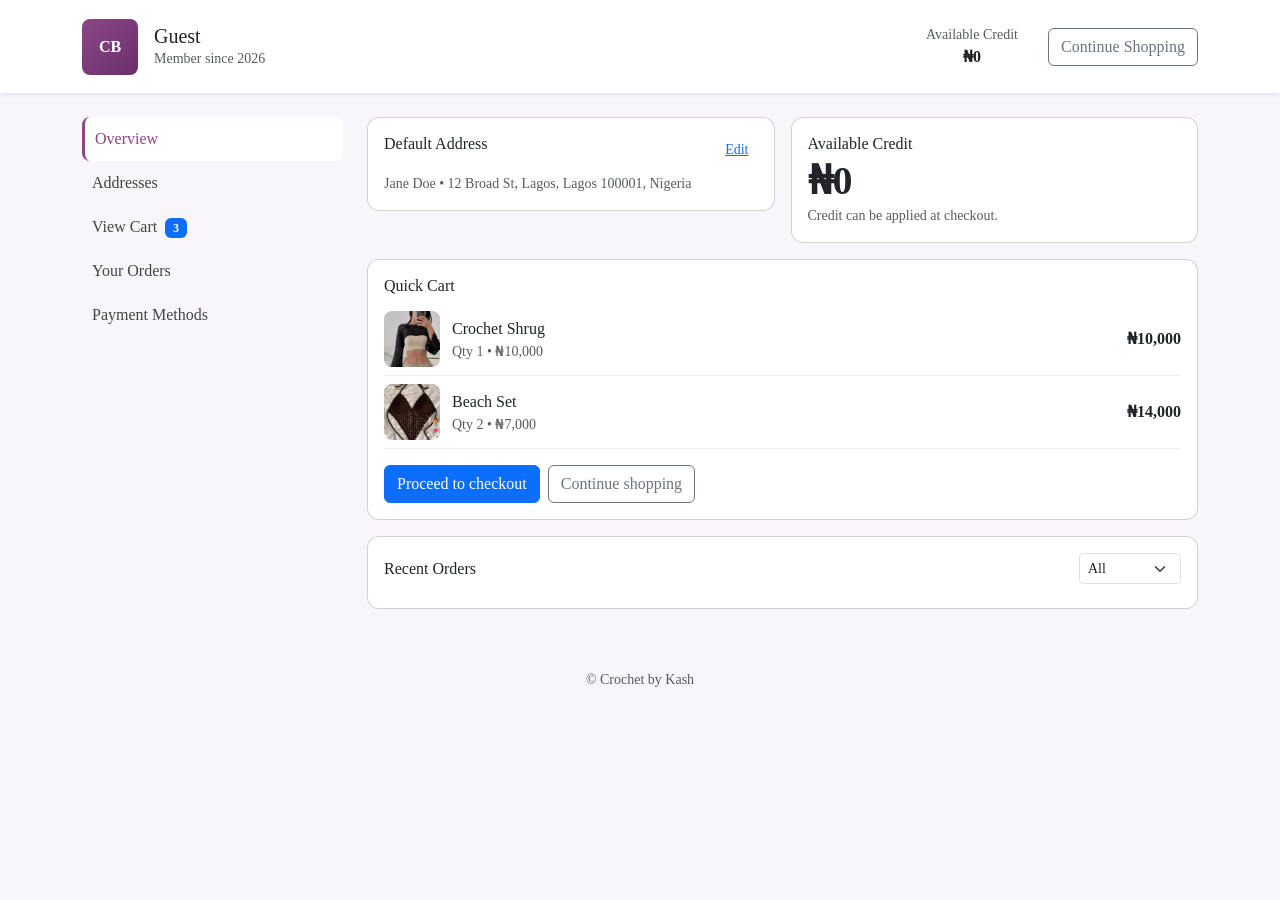
<file: profile.html>
<!DOCTYPE html>
<html lang="en">
<head>
  <meta charset="utf-8">
  <meta name="viewport" content="width=device-width,initial-scale=1">
  <title>Profile — Crochet by Kash</title>
  <link href="https://cdn.jsdelivr.net/npm/bootstrap@5.3.3/dist/css/bootstrap.min.css" rel="stylesheet">
  <link rel="stylesheet" href="profile.css">
</head>
<body>
  <header class="profile-header py-3 bg-white shadow-sm">
    <div class="container d-flex align-items-center justify-content-between">
      <div class="d-flex align-items-center gap-3">
        <div class="avatar">CB</div>
        <div>
          <div id="profileDisplayName" class="h5 mb-0">Guest</div>
          <div class="text-muted small">Member since 2026</div>
        </div>
      </div>
      <div class="d-flex align-items-center gap-3">
        <div class="credit-card p-2 text-center">
          <div class="small text-muted">Available Credit</div>
          <div id="creditBalance" class="fw-bold">₦0</div>
        </div>
        <a href="shop.html" class="btn btn-outline-secondary">Continue Shopping</a>
      </div>
    </div>
  </header>

  <main class="container py-4">
    <div class="row">
      <aside class="col-lg-3 mb-4">
        <nav class="nav flex-column profile-nav">
          <a href="#overview" class="nav-link active" data-tab="overview">Overview</a>
          <a href="#addresses" class="nav-link" data-tab="addresses">Addresses</a>
          <a href="#cart" class="nav-link" data-tab="cart">View Cart <span id="cartCount" class="badge bg-primary ms-1">0</span></a>
          <a href="#orders" class="nav-link" data-tab="orders">Your Orders</a>
          <a href="#payment" class="nav-link" data-tab="payment">Payment Methods</a>
        </nav>
      </aside>

      <section class="col-lg-9">
        <!-- Overview -->
        <div class="profile-tab" id="overview">
          <div class="row g-3">
            <div class="col-md-6">
              <div class="card p-3">
                <div class="d-flex justify-content-between align-items-start">
                  <h6 class="mb-1">Default Address</h6>
                  <button class="btn btn-sm btn-link" id="editDefault">Edit</button>
                </div>
                <div id="defaultAddress" class="text-muted small mt-2">No default address set.</div>
              </div>
            </div>

            <div class="col-md-6">
              <div class="card p-3">
                <h6 class="mb-1">Available Credit</h6>
                <div class="display-6 fw-bold" id="overviewCredit">₦0</div>
                <div class="small text-muted">Credit can be applied at checkout.</div>
              </div>
            </div>

            <div class="col-12">
              <div class="card p-3">
                <h6>Quick Cart</h6>
                <div id="miniCart"></div>
                <div class="mt-3 d-flex gap-2">
                  <a id="goCheckout" class="btn btn-primary">Proceed to checkout</a>
                  <a href="shop.html" class="btn btn-outline-secondary">Continue shopping</a>
                </div>
              </div>
            </div>

            <div class="col-12">
              <div class="card p-3">
                <div class="d-flex justify-content-between align-items-center mb-2">
                  <h6 class="mb-0">Recent Orders</h6>
                  <div>
                    <select id="ordersFilter" class="form-select form-select-sm">
                      <option value="all">All</option>
                      <option value="pending">Pending</option>
                      <option value="shipped">Shipped</option>
                      <option value="delivered">Delivered</option>
                    </select>
                  </div>
                </div>
                <div id="recentOrders"></div>
              </div>
            </div>
          </div>
        </div>

        <!-- Addresses -->
        <div class="profile-tab d-none" id="addresses">
          <div class="d-flex justify-content-between align-items-center mb-3">
            <h5>Shipping Addresses</h5>
            <button class="btn btn-primary" id="addAddress">Add Address</button>
          </div>
          <div id="addressesList" class="row g-3"></div>
        </div>

        <!-- Cart -->
        <div class="profile-tab d-none" id="cart">
          <h5>Cart</h5>
          <div id="cartItems"></div>
          <div class="mt-3 d-flex gap-2">
            <a id="checkoutBtn" class="btn btn-primary">Checkout</a>
            <a href="shop.html" class="btn btn-outline-secondary">Continue shopping</a>
          </div>
        </div>

        <!-- Orders -->
        <div class="profile-tab d-none" id="orders">
          <div class="d-flex justify-content-between align-items-center mb-3">
            <h5>Your Orders</h5>
            <input id="orderSearch" class="form-control form-control-sm w-50" placeholder="Search order #">
          </div>
          <div id="ordersList"></div>
        </div>

        <!-- Payment -->
        <div class="profile-tab d-none" id="payment">
          <h5>Payment Methods</h5>
          <div class="card p-3">
            <p class="mb-1">No saved payment methods.</p>
            <a class="btn btn-outline-secondary btn-sm">Add card</a>
          </div>
        </div>

      </section>
    </div>
  </main>

  <footer class="text-center py-4 text-muted small">
    © Crochet by Kash
  </footer>

  <script src="profile-page.js"></script>
  <script src="https://cdn.jsdelivr.net/npm/bootstrap@5.3.3/dist/js/bootstrap.bundle.min.js"></script>
</body>
</html>
</file>
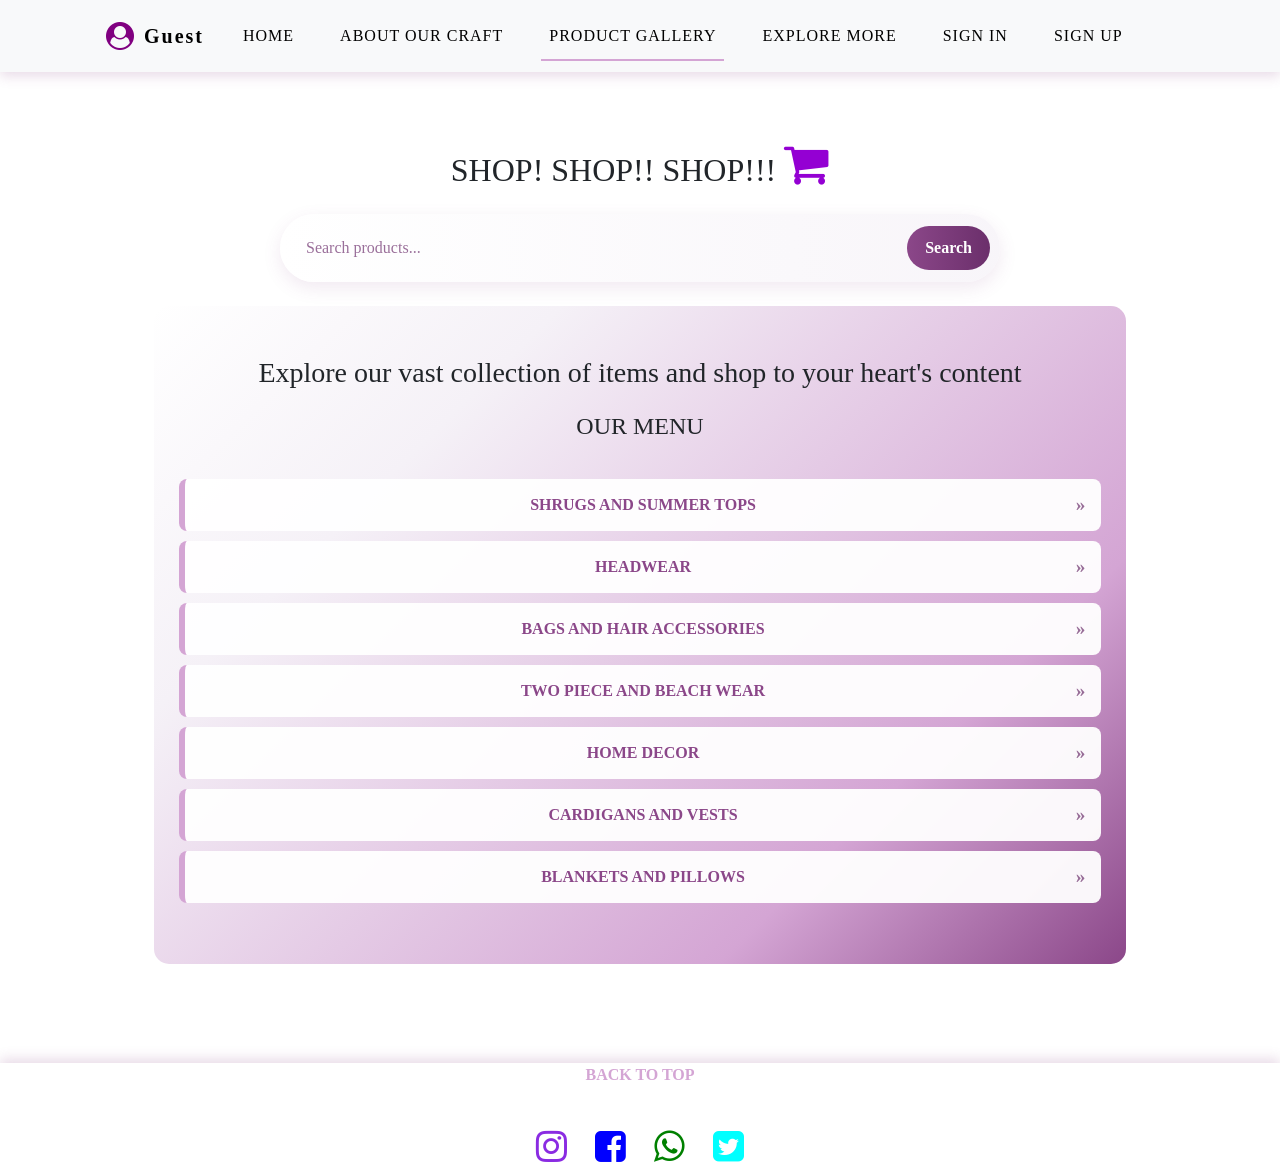
<file: shop.html>
<!DOCTYPE html>
<html lang="en">
<head>
    <meta charset="UTF-8">
    <meta name="viewport" content="width=device-width, initial-scale=1.0">
    <title>Document</title>
    <link rel="stylesheet" href="shop.css">
    <link rel="stylesheet" href="https://cdnjs.cloudflare.com/ajax/libs/font-awesome/4.7.0/css/font-awesome.min.css">
    <link href="https://fonts.googleapis.com/icon?family=Material+Icons" rel="stylesheet">
    <link href="https://cdn.jsdelivr.net/npm/bootstrap@5.3.3/dist/css/bootstrap.min.css" rel="stylesheet" integrity="sha384-QWTKZyjpPEjISv5WaRU9OFeRpok6YctnYmDr5pNlyT2bRjXh0JMhjY6hW+ALEwIH" crossorigin="anonymous">

</head>
<body>
    <nav class="navbar navbar-expand-lg bg-body-tertiary">
        <div class="container">
          <a class="navbar-brand ms-4 d-flex align-items-center" href="#">
            <i class="fa fa-user-circle" style="font-size:28px;color:purple;"></i>
            <span class="ms-2" id="profileName">Guest</span>
          </a>
          <button class="navbar-toggler" type="button" data-bs-toggle="collapse" data-bs-target="#navbarNavDropdown" aria-controls="navbarNavDropdown" aria-expanded="false" aria-label="Toggle navigation">
            <span class="navbar-toggler-icon"></span>
          </button>
          <div class="collapse navbar-collapse" id="navbarNavDropdown">
            <ul class="navbar-nav">
              <li class="nav-item">
                <a class="nav-link" href="index.html">HOME</a>
              </li>
              <li class="nav-item">
                <a class="nav-link" href="about.html">ABOUT OUR CRAFT</a>
              </li>
            
              <li class="nav-item">
                <a class="nav-link active" aria-current="page" href="shop.html">PRODUCT GALLERY</a>
              </li>
              <li class="nav-item">
                <a class="nav-link" href="explore.html">EXPLORE MORE</a>
              </li>
            </ul>
          </div>
        </div>
      </nav>
      <div id="my-container">
        <h2>SHOP! SHOP!! SHOP!!! <i class="fa fa-shopping-cart" style="font-size:48px;color: darkviolet;"></i></h2>

        <div class="search-wrapper">
            <form class="search-bar" role="search" onsubmit="return false;">
                <input id="searchInput" class="search-input" type="search" placeholder="Search products..." aria-label="Search">
                <button class="search-button" type="submit">Search</button>
            </form>
        </div>

          
          <div id="master">
            <h3>Explore our vast collection of items and shop to your heart's content</h3>
            <h4>OUR MENU</h4>
            
            <ul id="productList">
             <a href="shrugs.html"><li class="product-item">SHRUGS AND SUMMER TOPS</li></a>
                <a href="headwear.html"><li class="product-item">HEADWEAR</li></a>
                <a href="hair.html"><li class="product-item">BAGS AND HAIR ACCESSORIES</li></a>
                <a href="beach.html"><li class="product-item">TWO PIECE AND BEACH WEAR</li></a>
                <a href="gown.html"><li class="product-item">HOME DECOR</li></a>
                <a href="cardigan.html"><li class="product-item">CARDIGANS AND VESTS</li></a>
                <a href="blankets.html"><li class="product-item">BLANKETS AND PILLOWS</li></a>

              
            </ul>
            
          </div>

      </div>

      <footer>
        <div class="row">
            <div class="col-12">
                <p><a href="shop.html">BACK TO TOP</a></p><br>
            </div>
            <div class="col-12">
                <i class="fa fa-instagram" style="font-size:36px;color: blueviolet;"></i>
               <i class="fa fa-facebook-square" style="font-size:36px;color: blue;"></i>
               <i class="fa fa-whatsapp" style="font-size:36px;color: green;"></i>
               <i class="fa fa-twitter-square" style="font-size:36px;color: aqua;"></i>
            </div>
        </div>

    </footer>
    <script src="shop.js"></script>
      <script src="https://cdn.jsdelivr.net/npm/bootstrap@5.3.3/dist/js/bootstrap.bundle.min.js" integrity="sha384-YvpcrYf0tY3lHB60NNkmXc5s9fDVZLESaAA55NDzOxhy9GkcIdslK1eN7N6jIeHz" crossorigin="anonymous"></script>
      <script src="profile.js"></script>
    
</body>
</html>
</file>
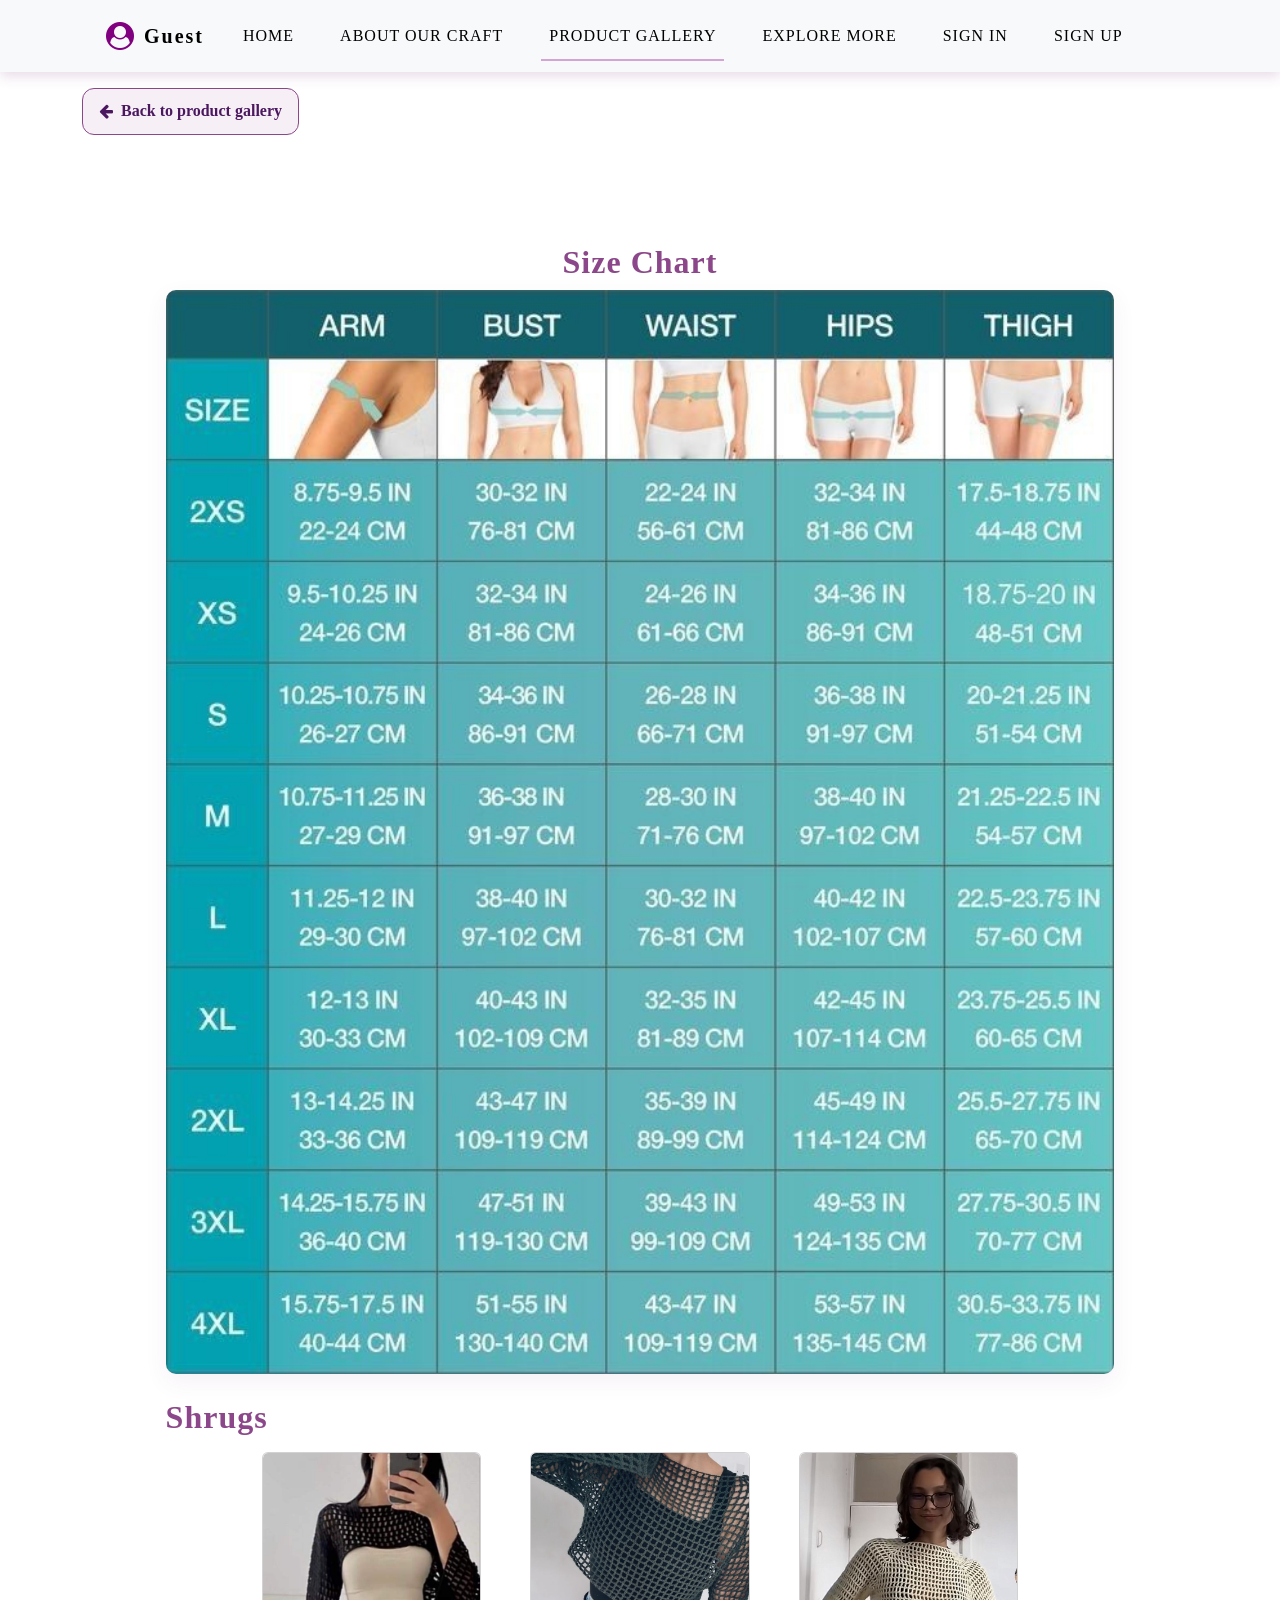
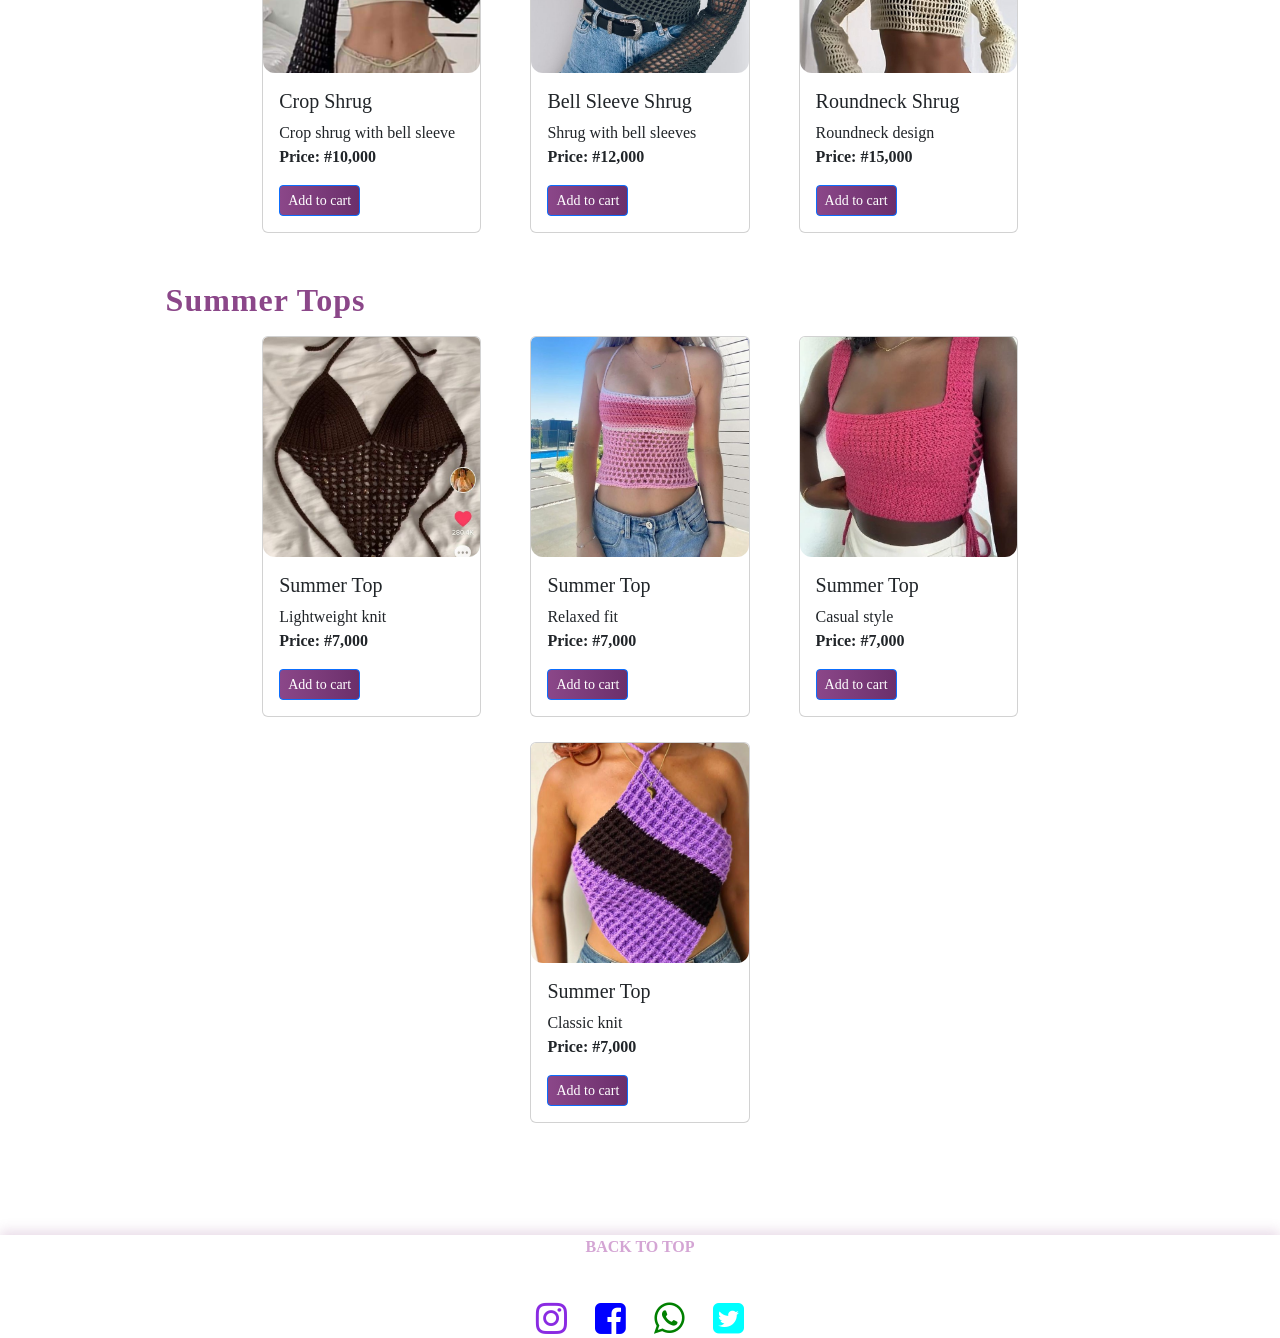
<file: shrugs.html>
<!DOCTYPE html>
<html lang="en">
<head>
    <meta charset="UTF-8">
    <meta name="viewport" content="width=device-width, initial-scale=1.0">
    <title>Document</title>
    <link rel="stylesheet" href="shrug.css">
    <link rel="stylesheet" href="https://cdnjs.cloudflare.com/ajax/libs/font-awesome/4.7.0/css/font-awesome.min.css">
    <link href="https://fonts.googleapis.com/icon?family=Material+Icons" rel="stylesheet">
    <link href="https://cdn.jsdelivr.net/npm/bootstrap@5.3.3/dist/css/bootstrap.min.css" rel="stylesheet" integrity="sha384-QWTKZyjpPEjISv5WaRU9OFeRpok6YctnYmDr5pNlyT2bRjXh0JMhjY6hW+ALEwIH" crossorigin="anonymous">
</head>
<body>
    <nav class="navbar navbar-expand-lg bg-body-tertiary">
        <div class="container">
          <a class="navbar-brand ms-4 d-flex align-items-center" href="#">
            <i class="fa fa-user-circle" style="font-size:28px;color:purple;"></i>
            <span class="ms-2" id="profileName">Guest</span>
          </a>
          <button class="navbar-toggler" type="button" data-bs-toggle="collapse" data-bs-target="#navbarNavDropdown" aria-controls="navbarNavDropdown" aria-expanded="false" aria-label="Toggle navigation">
            <span class="navbar-toggler-icon"></span>
          </button>
          <div class="collapse navbar-collapse" id="navbarNavDropdown">
            <ul class="navbar-nav">
              <li class="nav-item">
                <a class="nav-link" href="index.html">HOME</a>
              </li>
              <li class="nav-item">
                <a class="nav-link" href="about.html">ABOUT OUR CRAFT</a>
              </li>
            
              <li class="nav-item">
                <a class="nav-link active" aria-current="page" href="shop.html">PRODUCT GALLERY</a>
              </li>
              <li class="nav-item">
                <a class="nav-link" href="explore.html">EXPLORE MORE</a>
              </li>
            </ul>
          </div>
        </div>
      </nav>

      <div class="container py-3">
          <a href="shop.html" class="back-to-gallery"><i class="fa fa-arrow-left"></i> Back to product gallery</a>
      </div>

      <div id="my-container">
          <div class="container py-4">
              <section id="size-chart" class="text-center mb-4">
                  <h2 class="section-title">Size Chart</h2>
                  <img src="img/a7be4b831261b88f722d2f9f5ec5ce4d.jpg" alt="size chart" class="img-fluid size-chart">
              </section>

              <section class="product-section">
                  <div class="section-header d-flex justify-content-between align-items-center mb-3">
                      <h2 class="section-title mb-0">Shrugs</h2>
                      
                  </div>

                  <div class="items-grid row">
                      <div class="col-sm-6 col-md-4 col-lg-3">
                          <div class="card product-card">
                              <img src="img/f2fd45f943b312deaa1697fd94fe6a9a[1].jpg" class="card-img-top" alt="shrug1">
                              <div class="card-body">
                                <h5 class="card-title">Crop Shrug</h5>
                                <p class="card-text">Crop shrug with bell sleeve<br><strong>Price: #10,000</strong></p>
                                <a href="#" class="btn btn-primary btn-sm add-cart" data-id="701" data-title="Crop Shrug" data-price="10000" data-img="img/f2fd45f943b312deaa1697fd94fe6a9a[1].jpg">Add to cart</a>
                              </div>
                            </div>
                      </div>

                      <div class="col-sm-6 col-md-4 col-lg-3">
                          <div class="card product-card">
                            <img src="img/32e5e498789df6067d2c8a5c93fff62b[1].jpg" class="card-img-top" alt="shrug2">
                            <div class="card-body">
                              <h5 class="card-title">Bell Sleeve Shrug</h5>
                              <p class="card-text">Shrug with bell sleeves<br><strong>Price: #12,000</strong></p>
                              <a href="#" class="btn btn-primary btn-sm add-cart" data-id="702" data-title="Bell Sleeve Shrug" data-price="12000" data-img="img/32e5e498789df6067d2c8a5c93fff62b[1].jpg">Add to cart</a>
                            </div>
                          </div>
                      </div>

                      <div class="col-sm-6 col-md-4 col-lg-3">
                          <div class="card product-card">
                            <img src="img/89ebb9ee2e869bda5a453eef5456c3ae.jpg" class="card-img-top" alt="shrug3">
                            <div class="card-body">
                              <h5 class="card-title">Roundneck Shrug</h5>
                              <p class="card-text">Roundneck design<br><strong>Price: #15,000</strong></p>
                              <a href="#" class="btn btn-primary btn-sm add-cart" data-id="703" data-title="Roundneck Shrug" data-price="15000" data-img="img/89ebb9ee2e869bda5a453eef5456c3ae.jpg">Add to cart</a>
                            </div>
                          </div>
                      </div>

                  </div>
              </section>

              <section class="product-section mt-5">
                  <div class="section-header d-flex justify-content-between align-items-center mb-3">
                      <h2 class="section-title mb-0">Summer Tops</h2>
                      
                  </div>

                  <div class="items-grid row">
                      <div class="col-sm-6 col-md-4 col-lg-3">
                          <div class="card product-card">
                            <img src="img/b331e40c8aa36f50732b95a88eb8dab8.jpg" class="card-img-top" alt="top1">
                            <div class="card-body">
                              <h5 class="card-title">Summer Top</h5>
                              <p class="card-text">Lightweight knit<br><strong>Price: #7,000</strong></p>
                              <a href="#" class="btn btn-primary btn-sm add-cart" data-id="704" data-title="Summer Top" data-price="7000" data-img="img/b331e40c8aa36f50732b95a88eb8dab8.jpg">Add to cart</a>
                            </div>
                          </div>
                      </div>

                      <div class="col-sm-6 col-md-4 col-lg-3">
                          <div class="card product-card">
                            <img src="img/a632cb6c634f71fc06c28c4526e5966f.jpg" class="card-img-top" alt="top2">
                            <div class="card-body">
                              <h5 class="card-title">Summer Top</h5>
                              <p class="card-text">Relaxed fit<br><strong>Price: #7,000</strong></p>
                              <a href="#" class="btn btn-primary btn-sm add-cart" data-id="705" data-title="Summer Top" data-price="7000" data-img="img/a632cb6c634f71fc06c28c4526e5966f.jpg">Add to cart</a>
                            </div>
                          </div>
                      </div>

                      <div class="col-sm-6 col-md-4 col-lg-3">
                          <div class="card product-card">
                            <img src="img/1000274843.jpg" class="card-img-top" alt="top3">
                            <div class="card-body">
                              <h5 class="card-title">Summer Top</h5>
                              <p class="card-text">Casual style<br><strong>Price: #7,000</strong></p>
                              <a href="#" class="btn btn-primary btn-sm add-cart" data-id="706" data-title="Summer Top" data-price="7000" data-img="img/1000274843.jpg">Add to cart</a>
                            </div>
                          </div>
                      </div>

                      <div class="col-sm-6 col-md-4 col-lg-3">
                          <div class="card product-card">
                            <img src="img/3957c0334f76937233156f4e9a170baf.jpg" class="card-img-top" alt="top4">
                            <div class="card-body">
                              <h5 class="card-title">Summer Top</h5>
                              <p class="card-text">Classic knit<br><strong>Price: #7,000</strong></p>
                              <a href="#" class="btn btn-primary btn-sm add-cart" data-id="707" data-title="Summer Top" data-price="7000" data-img="img/3957c0334f76937233156f4e9a170baf.jpg">Add to cart</a>
                            </div>
                          </div>
                      </div>

                  </div>
              </section>

          </div>
      </div>

      <footer>
        <div class="row">
            <div class="col-12">
                <p><a href="shrugs.html">BACK TO TOP</a></p><br>
            </div>
            <div class="col-12">
                <i class="fa fa-instagram" style="font-size:36px;color: blueviolet;"></i>
               <i class="fa fa-facebook-square" style="font-size:36px;color: blue;"></i>
               <i class="fa fa-whatsapp" style="font-size:36px;color: green;"></i>
               <i class="fa fa-twitter-square" style="font-size:36px;color: aqua;"></i>
            </div>
        </div>

    </footer>



      
            
 <script src="https://cdn.jsdelivr.net/npm/bootstrap@5.3.3/dist/js/bootstrap.bundle.min.js" integrity="sha384-YvpcrYf0tY3lHB60NNkmXc5s9fDVZLESaAA55NDzOxhy9GkcIdslK1eN7N6jIeHz" crossorigin="anonymous"></script>        
 <script src="profile.js"></script>

</body>
</html>
</file>
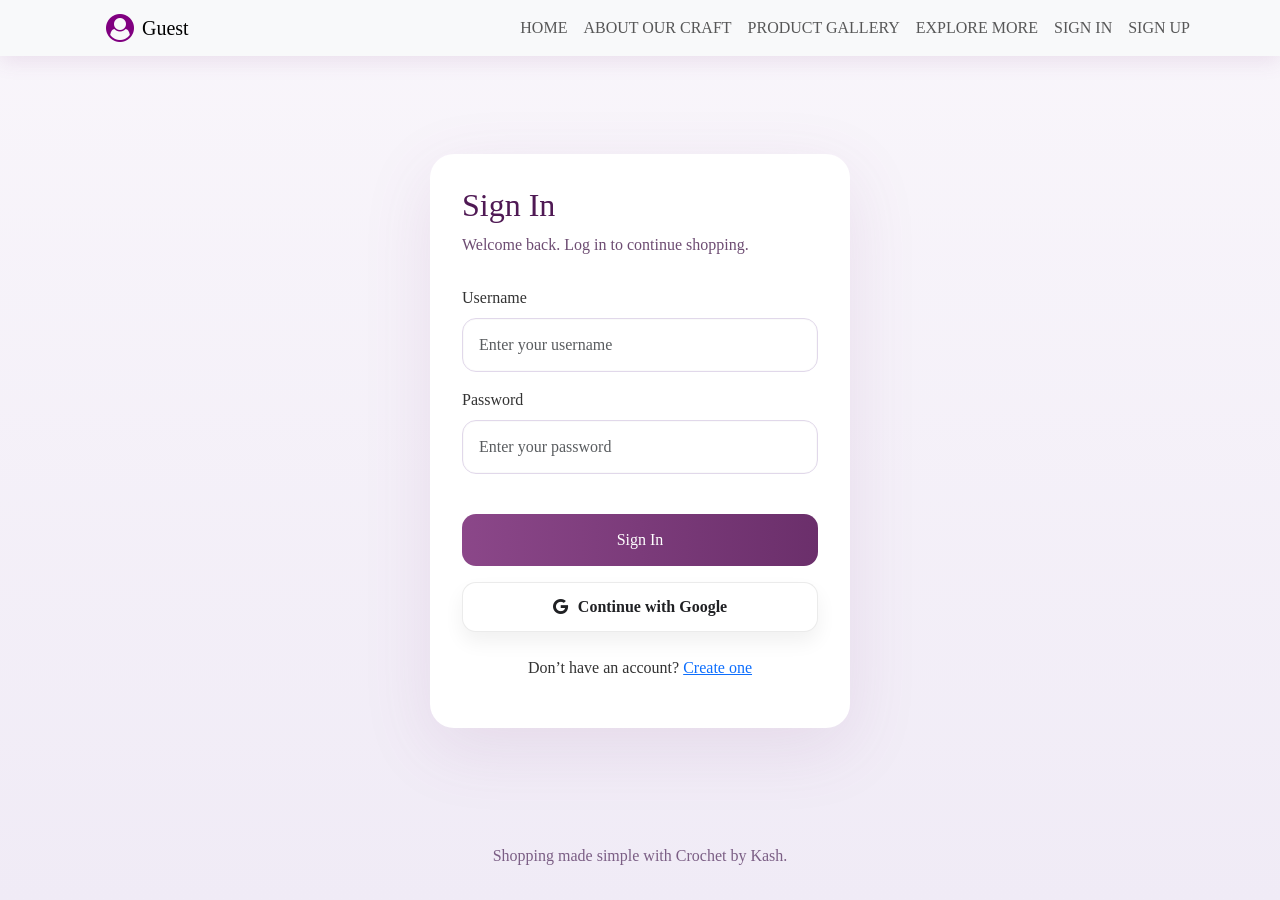
<file: signin.html>
<!DOCTYPE html>
<html lang="en">
<head>
  <meta charset="UTF-8">
  <meta name="viewport" content="width=device-width, initial-scale=1.0">
  <title>Sign In | Crochet by Kash</title>
  <link rel="stylesheet" href="https://cdnjs.cloudflare.com/ajax/libs/font-awesome/4.7.0/css/font-awesome.min.css">
  <link href="https://fonts.googleapis.com/icon?family=Material+Icons" rel="stylesheet">
  <link href="https://cdn.jsdelivr.net/npm/bootstrap@5.3.3/dist/css/bootstrap.min.css" rel="stylesheet" integrity="sha384-QWTKZyjpPEjISv5WaRU9OFeRpok6YctnYmDr5pNlyT2bRjXh0JMhjY6hW+ALEwIH" crossorigin="anonymous">
  <link rel="stylesheet" href="auth.css">
</head>
<body>
  <nav class="navbar navbar-expand-lg bg-body-tertiary">
    <div class="container">
      <a class="navbar-brand ms-4 d-flex align-items-center" href="#">
        <i class="fa fa-user-circle" style="font-size:28px;color:purple;"></i>
        <span class="ms-2" id="profileName">Guest</span>
      </a>
      <button class="navbar-toggler" type="button" data-bs-toggle="collapse" data-bs-target="#navbarNavDropdown" aria-controls="navbarNavDropdown" aria-expanded="false" aria-label="Toggle navigation">
        <span class="navbar-toggler-icon"></span>
      </button>
      <div class="collapse navbar-collapse" id="navbarNavDropdown">
        <ul class="navbar-nav ms-auto">
          <li class="nav-item"><a class="nav-link" href="index.html">HOME</a></li>
          <li class="nav-item"><a class="nav-link" href="about.html">ABOUT OUR CRAFT</a></li>
          <li class="nav-item"><a class="nav-link" href="shop.html">PRODUCT GALLERY</a></li>
          <li class="nav-item"><a class="nav-link" href="explore.html">EXPLORE MORE</a></li>
        </ul>
      </div>
    </div>
  </nav>

  <main class="auth-page">
    <div class="auth-card">
      <h1>Sign In</h1>
      <p class="auth-subtitle">Welcome back. Log in to continue shopping.</p>
      <form id="signinForm">
        <div class="mb-3">
          <label for="signinUsername" class="form-label">Username</label>
          <input type="text" class="form-control" id="signinUsername" placeholder="Enter your username" required>
        </div>
        <div class="mb-3">
          <label for="signinPassword" class="form-label">Password</label>
          <input type="password" class="form-control" id="signinPassword" placeholder="Enter your password" required>
        </div>
        <div class="auth-message text-danger" id="signinMessage"></div>
        <button type="submit" class="btn btn-primary w-100">Sign In</button>
      </form>
      <button type="button" class="btn btn-google w-100 mt-3" id="googleAuth">
        <i class="fa fa-google"></i> Continue with Google
      </button>
      <p class="mt-4 text-center">Don’t have an account? <a href="signup.html">Create one</a></p>
    </div>
  </main>

  <footer class="auth-footer">
    <p>Shopping made simple with Crochet by Kash.</p>
  </footer>

  <script src="auth.js"></script>
  <script src="profile.js"></script>
  <script src="https://cdn.jsdelivr.net/npm/bootstrap@5.3.3/dist/js/bootstrap.bundle.min.js" integrity="sha384-YvpcrYf0tY3lHB60NNkmXc5s9fDVZLESaAA55NDzOxhy9GkcIdslK1eN7N6jIeHz" crossorigin="anonymous"></script>
</body>
</html>
</file>
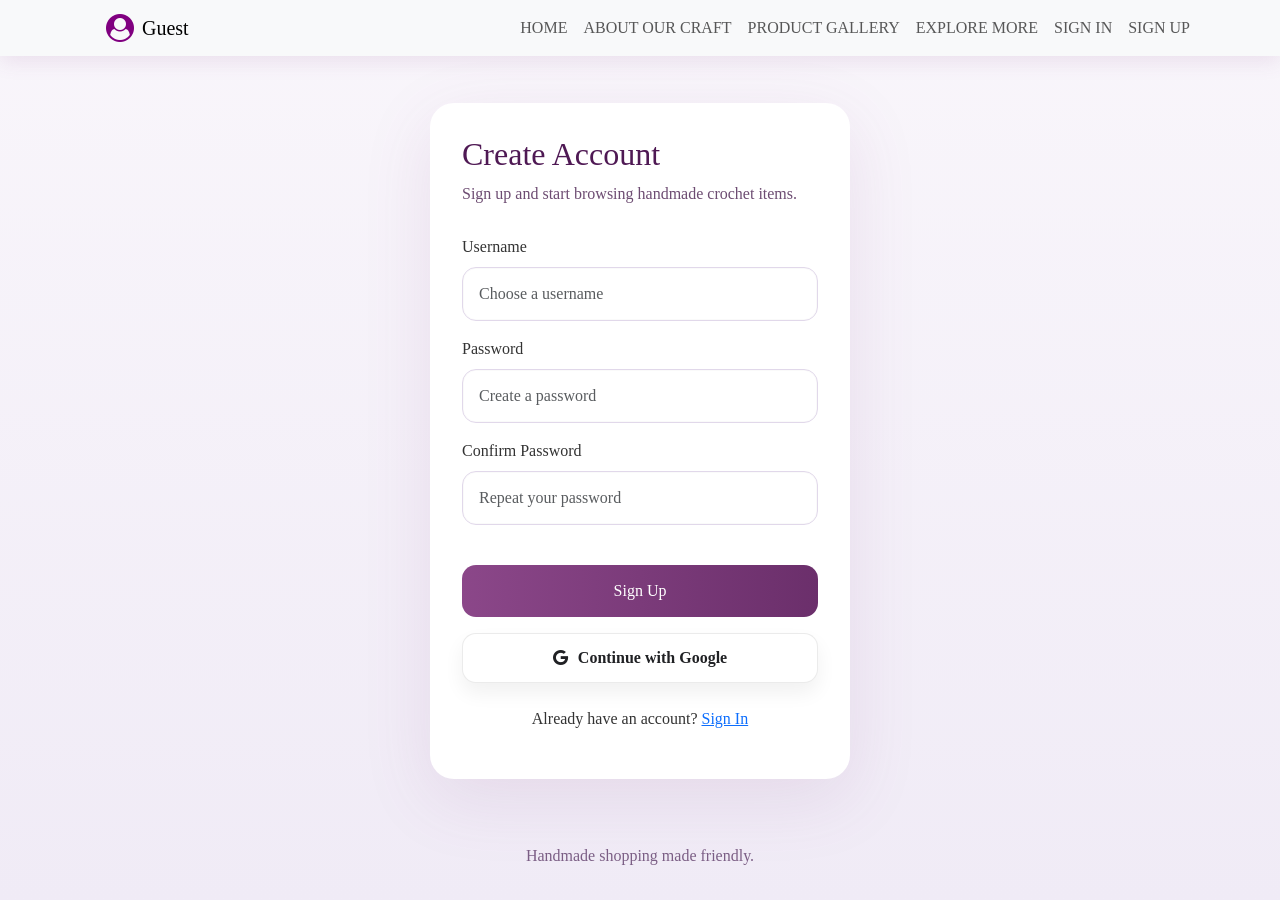
<file: signup.html>
<!DOCTYPE html>
<html lang="en">
<head>
  <meta charset="UTF-8">
  <meta name="viewport" content="width=device-width, initial-scale=1.0">
  <title>Sign Up | Crochet by Kash</title>
  <link rel="stylesheet" href="https://cdnjs.cloudflare.com/ajax/libs/font-awesome/4.7.0/css/font-awesome.min.css">
  <link href="https://fonts.googleapis.com/icon?family=Material+Icons" rel="stylesheet">
  <link href="https://cdn.jsdelivr.net/npm/bootstrap@5.3.3/dist/css/bootstrap.min.css" rel="stylesheet" integrity="sha384-QWTKZyjpPEjISv5WaRU9OFeRpok6YctnYmDr5pNlyT2bRjXh0JMhjY6hW+ALEwIH" crossorigin="anonymous">
  <link rel="stylesheet" href="auth.css">
</head>
<body>
  <nav class="navbar navbar-expand-lg bg-body-tertiary">
    <div class="container">
      <a class="navbar-brand ms-4 d-flex align-items-center" href="#">
        <i class="fa fa-user-circle" style="font-size:28px;color:purple;"></i>
        <span class="ms-2" id="profileName">Guest</span>
      </a>
      <button class="navbar-toggler" type="button" data-bs-toggle="collapse" data-bs-target="#navbarNavDropdown" aria-controls="navbarNavDropdown" aria-expanded="false" aria-label="Toggle navigation">
        <span class="navbar-toggler-icon"></span>
      </button>
      <div class="collapse navbar-collapse" id="navbarNavDropdown">
        <ul class="navbar-nav ms-auto">
          <li class="nav-item"><a class="nav-link" href="index.html">HOME</a></li>
          <li class="nav-item"><a class="nav-link" href="about.html">ABOUT OUR CRAFT</a></li>
          <li class="nav-item"><a class="nav-link" href="shop.html">PRODUCT GALLERY</a></li>
          <li class="nav-item"><a class="nav-link" href="explore.html">EXPLORE MORE</a></li>
        </ul>
      </div>
    </div>
  </nav>

  <main class="auth-page">
    <div class="auth-card">
      <h1>Create Account</h1>
      <p class="auth-subtitle">Sign up and start browsing handmade crochet items.</p>
      <form id="signupForm">
        <div class="mb-3">
          <label for="signupUsername" class="form-label">Username</label>
          <input type="text" class="form-control" id="signupUsername" placeholder="Choose a username" required>
        </div>
        <div class="mb-3">
          <label for="signupPassword" class="form-label">Password</label>
          <input type="password" class="form-control" id="signupPassword" placeholder="Create a password" required>
        </div>
        <div class="mb-3">
          <label for="signupConfirm" class="form-label">Confirm Password</label>
          <input type="password" class="form-control" id="signupConfirm" placeholder="Repeat your password" required>
        </div>
        <div class="auth-message text-danger" id="signupMessage"></div>
        <button type="submit" class="btn btn-primary w-100">Sign Up</button>
      </form>
      <button type="button" class="btn btn-google w-100 mt-3" id="googleAuth">
        <i class="fa fa-google"></i> Continue with Google
      </button>
      <p class="mt-4 text-center">Already have an account? <a href="signin.html">Sign In</a></p>
    </div>
  </main>

  <footer class="auth-footer">
    <p>Handmade shopping made friendly.</p>
  </footer>

  <script src="auth.js"></script>
  <script src="profile.js"></script>
  <script src="https://cdn.jsdelivr.net/npm/bootstrap@5.3.3/dist/js/bootstrap.bundle.min.js" integrity="sha384-YvpcrYf0tY3lHB60NNkmXc5s9fDVZLESaAA55NDzOxhy9GkcIdslK1eN7N6jIeHz" crossorigin="anonymous"></script>
</body>
</html>
</file>
<file: index.css>
:root {
    --primary-color: #8B4789;
    --secondary-color: #D4A5D4;
    --light-bg: #F5F1F7;
}

* {
    font-family: 'My Font', 'Times New Roman', Times, serif;
    margin: 0;
    padding: 0;
    box-sizing: border-box;
}

body {
    background-color: var(--light-bg);
    line-height: 1.6;
}

/* NAVBAR STYLING */
.navbar {
    background: linear-gradient(135deg, var(#fff) 0%, var(--accent-color) 100%) !important;
    box-shadow: 0 4px 12px rgba(139, 71, 137, 0.2);
    padding: 1rem 0 !important;
}

.navbar-brand {
    font-size: 1.8rem;
    font-weight: bold;
    color: black !important;
    letter-spacing: 2px;
    transition: transform 0.3s ease;
}

.navbar-brand:hover {
    transform: scale(1.05);
}

.nav-item .nav-link {
    color: black !important;
    font-weight: 500;
    margin: 0 15px !important;
    position: relative;
    transition: all 0.3s ease;
    letter-spacing: 1px;
}

.nav-item .nav-link::after {
    content: '';
    position: absolute;
    bottom: -5px;
    left: 0;
    width: 0;
    height: 2px;
    background-color: var(--secondary-color);
    transition: width 0.3s ease;
}

.nav-item .nav-link:hover::after,
.nav-item .nav-link.active::after {
    width: 100%;
}

.nav-item .nav-link:hover {
    transform: translateY(-2px);
}

/* CONTAINER */
#my-container {
    width: 100%;
    padding: 30px 5%;
    height: fit-content;
    margin: 3% auto;
}

/* HERO SECTION */
#master {
    background-image: linear-gradient(135deg, rgba(139, 71, 137, 0.75), rgba(107, 52, 103, 0.85)), url(img/photo_2026-04-18_12-22-33.jpg);
    background-repeat: no-repeat;
    background-size: cover;
    background-position: center;
    min-height: 350px;
    padding: 40px 20px;
    display: flex;
    flex-direction: column;
    justify-content: center;
    align-items: center;
    line-height: 1.5;
    font-weight: 500;
    font-size: 1rem;
    border-radius: 15px;
    color: white;
    box-shadow: 0 10px 40px rgba(139, 71, 137, 0.3);
    text-align: center;
    animation: fadeIn 0.8s ease-in;
    width: 100%;
}

#master h2 {
    font-size: 2.5rem;
    margin-bottom: 15px;
    font-weight: 900;
    letter-spacing: 2px;
    text-shadow: 2px 2px 8px rgba(0, 0, 0, 0.3);
}

#master p {
    font-size: 1rem;
    max-width: 100%;
    text-shadow: 1px 1px 4px rgba(0, 0, 0, 0.3);
    letter-spacing: 0.5px;
    line-height: 1.6;
}

/* HEADINGS */
h2 {
    text-align: center;
    margin-bottom: 5px;
    color: var(--accent-color);
}

h3 {
    text-align: center;
    color: var(--primary-color);
    margin-bottom: 15px;
    font-size: 1.4rem;
    font-weight: 700;
}

h3 a {
    text-decoration: none;
    color: var(--primary-color);
    transition: color 0.3s ease;
}

h3 a:hover {
    color: var(--secondary-color);
}

h3 i {
    margin-left: 10px;
    transition: transform 0.3s ease;
}

h3:hover i {
    transform: scale(1.1) rotate(5deg);
}

/* CARDS SECTION */
.every {
    display: flex;
    flex-wrap: wrap;
    gap: 20px;
    justify-content: center;
    margin-top: 50px;
    align-items: stretch;
}

.every .card:nth-child(1) {
    transform: translateY(0px);
}

.every .card:nth-child(2) {
    transform: translateY(0px);
}

.every .card:nth-child(3) {
    transform: translateY(0px);
}

/* CARD STYLING */
.card {
    display: flex;
    flex-direction: column;
    height: 100%;
    padding: 15px;
    border-radius: 0px 100px 0px 100px;
    border: none;
    background: white;
    box-shadow: 0 8px 24px rgba(139, 71, 137, 0.15);
    transition: all 0.4s cubic-bezier(0.23, 1, 0.320, 1);
    position: relative;
    overflow: hidden;
    width: 100%;
    max-width: 280px;
}

.card::before {
    content: '';
    position: absolute;
    top: 0;
    left: 0;
    right: 0;
    height: 4px;
    background: linear-gradient(90deg, var(--primary-color), var(--secondary-color));
    transform: scaleX(0);
    transform-origin: left;
    transition: transform 0.4s ease;
}

.card:hover::before {
    transform: scaleX(1);
}

.card:hover {
    transform: translateY(-8px);
    box-shadow: 0 16px 40px rgba(139, 71, 137, 0.25);
}

.card img {
    height: 180px;
    width: 100%;
    object-fit: cover;
    border-radius: 0px 15px 0px 15px;
    transition: transform 0.4s ease;
}

.card:hover img {
    transform: scale(1.05);
}

.card-body {
    padding: 15px 0;
    flex: 1;
}

.card-text {
    color: #555;
    font-size: 0.9rem;
    letter-spacing: 0.5px;
    line-height: 25px;
}

/* IMAGE STYLING */
img {
    height: 200px;
    width: 300px;
}

/* PARAGRAPH */
p {
    letter-spacing: 0.5px;
    line-height: 30px;
    color: #333;
}

/* FOOTER STYLING */
footer {
    background: linear-gradient(135deg, var(--accent-color) 0%, var(--primary-color) 100%);
    color: white;
    margin-top: 10px;
    text-align: center;
    box-shadow: 0 -4px 12px rgba(139, 71, 137, 0.2);
}

footer .row {
    display: flex;
    flex-direction: column;
    align-items: center;
    gap: 1px;
}

footer a {
    color: var(--secondary-color);
    text-decoration: none;
    font-weight: bold;
    transition: all 0.3s ease;
    font-size: 1rem;
}

footer a:hover {
    color: black;
    text-decoration: underline;
    transform: translateY(-2px);
}

footer .col-12 {
    width: 100%;
}

footer i {
    margin: 0 12px;
    font-size: 32px;
    transition: all 0.3s ease;
    cursor: pointer;
}

footer i:hover {
    transform: scale(1.2) rotate(10deg);
    filter: drop-shadow(0 0 8px rgba(255, 255, 255, 0.5));
}

footer i.fa-instagram:hover {
    color: #E1306C;
}

footer i.fa-facebook-square:hover {
    color: #1877F2;
}

footer i.fa-whatsapp:hover {
    color: #25D366;
}

footer i.fa-twitter-square:hover {
    color: #1DA1F2;
}

/* ANIMATIONS */
@keyframes fadeIn {
    from {
        opacity: 0;
        transform: translateY(-20px);
    }
    to {
        opacity: 1;
        transform: translateY(0);
    }
}

@keyframes slideUp {
    from {
        opacity: 0;
        transform: translateY(30px);
    }
    to {
        opacity: 1;
        transform: translateY(0);
    }
}

.card {
    animation: slideUp 0.6s ease forwards;
}

.card:nth-child(1) {
    animation-delay: 0.2s;
}

.card:nth-child(2) {
    animation-delay: 0.4s;
}

.card:nth-child(3) {
    animation-delay: 0.6s;
}

/* RESPONSIVE */
/* Mobile - Extra Small (320px - 480px) */
@media (max-width: 480px) {
    #my-container {
        padding: 15px 3%;
        margin: 5% auto;
    }

    .navbar-brand {
        font-size: 1.3rem;
    }

    .nav-item .nav-link {
        margin: 0 8px !important;
        font-size: 0.9rem;
    }

    #master {
        min-height: 280px;
        padding: 25px 15px;
        border-radius: 10px;
    }

    #master h2 {
        font-size: 1.8rem;
        letter-spacing: 1px;
    }

    #master p {
        font-size: 0.85rem;
        line-height: 1.4;
    }

    h3 {
        font-size: 1.1rem;
    }

    .every {
        gap: 15px;
        margin-top: 30px;
    }

    .card {
        max-width: 100%;
        padding: 12px;
    }

    .card img {
        height: 150px;
    }

    .card-text {
        font-size: 0.8rem;
    }

    footer i {
        margin: 0 8px;
        font-size: 24px;
    }

    footer a {
        font-size: 0.9rem;
    }
}

/* Mobile - Small (481px - 768px) */
@media (min-width: 481px) and (max-width: 768px) {
    #my-container {
        padding: 20px 5%;
        margin: 3% auto;
    }

    .navbar-brand {
        font-size: 1.5rem;
    }

    .nav-item .nav-link {
        margin: 0 10px !important;
        font-size: 0.95rem;
    }

    #master {
        min-height: 350px;
        padding: 35px 20px;
        border-radius: 12px;
    }

    #master h2 {
        font-size: 2rem;
        letter-spacing: 1.5px;
    }

    #master p {
        font-size: 0.95rem;
        line-height: 1.5;
    }

    h3 {
        font-size: 1.2rem;
    }

    .every {
        gap: 18px;
        margin-top: 40px;
    }

    .card {
        max-width: 250px;
        padding: 14px;
    }

    .card img {
        height: 170px;
    }

    footer i {
        margin: 0 10px;
        font-size: 28px;
    }
}

/* Tablet (769px - 1024px) */
@media (min-width: 769px) and (max-width: 1024px) {
    #my-container {
        padding: 25px 8%;
    }

    #master {
        min-height: 400px;
        padding: 45px 30px;
    }

    #master h2 {
        font-size: 2.8rem;
    }

    #master p {
        font-size: 1.05rem;
    }

    .every {
        gap: 25px;
    }

    .card {
        max-width: 280px;
    }

    .card img {
        height: 190px;
    }
}

/* Desktop - Large (1025px+) */
@media (min-width: 1025px) {
    #my-container {
        padding: 30px 12%;
    }

    #master {
        min-height: 450px;
        padding: 50px 40px;
    }

    #master h2 {
        font-size: 3rem;
    }

    #master p {
        font-size: 1.1rem;
    }

    .every {
        gap: 30px;
    }

    .card {
        max-width: 300px;
    }

    .card img {
        height: 200px;
    }
}
</file>
<file: about.css>
:root {
    --primary-color: #8B4789;
    --secondary-color: #D4A5D4;
    --light-bg: #F5F1F7;
}

* {
    font-family: 'My Font', 'Times New Roman', Times, serif;
    margin: 0;
    padding: 0;
    box-sizing: border-box;
}

body {
    background-color: var(--light-bg);
    line-height: 1.6;
}

/* NAVBAR STYLING */
.navbar {
    background: linear-gradient(135deg, var(#fff) 0%, var(--accent-color) 100%) !important;
    box-shadow: 0 4px 12px rgba(139, 71, 137, 0.2);
    padding: 1rem 0 !important;
}

.navbar-brand {
    font-size: 1.8rem;
    font-weight: bold;
    color: black !important;
    letter-spacing: 2px;
    transition: transform 0.3s ease;
}

.navbar-brand:hover {
    transform: scale(1.05);
}

.nav-item .nav-link {
    color: black !important;
    font-weight: 500;
    margin: 0 15px !important;
    position: relative;
    transition: all 0.3s ease;
    letter-spacing: 1px;
}

.nav-item .nav-link::after {
    content: '';
    position: absolute;
    bottom: -5px;
    left: 0;
    width: 0;
    height: 2px;
    background-color: var(--secondary-color);
    transition: width 0.3s ease;
}

.nav-item .nav-link:hover::after,
.nav-item .nav-link.active::after {
    width: 100%;
}

.nav-item .nav-link:hover {
    transform: translateY(-2px);
}

/* CONTAINER */
#my-container {
    width: 100%;
    padding: 30px 12%;
    height: fit-content;
    margin: 3% auto;
}

#mast{
    background-image: url(img/karen-penroz-0TvE4CQ33_I-unsplash.jpg);
    background-repeat: no-repeat;
    background-size: cover;
    background-position: center;
    height: 400px;
    width: 1000px;
    font-weight: bold;
    font-size: 1rem;
    padding: 20px;
    margin-left: 40PX;
    display: flex;
    flex-direction: column;
    justify-content: center;
    line-height: 30px;
    margin-bottom: 30px;
    border-radius: 30px;
}

h2{
    justify-content: end;
}

img{
    width: 300px;
    border-radius: 150px;
}

p{
    line-height: 30px;
}


#container{
   margin-top: 50px;
}

.row{
    margin-bottom: 20px;
}

/* FOOTER STYLING */
footer {
    background: linear-gradient(135deg, var(--accent-color) 0%, var(--primary-color) 100%);
    color: white;
    margin-top: 10px;
    text-align: center;
    box-shadow: 0 -4px 12px rgba(139, 71, 137, 0.2);
}

footer .row {
    display: flex;
    flex-direction: column;
    align-items: center;
    gap: 1px;
}

footer a {
    color: var(--secondary-color);
    text-decoration: none;
    font-weight: bold;
    transition: all 0.3s ease;
    font-size: 1rem;
}

footer a:hover {
    color: black;
    text-decoration: underline;
    transform: translateY(-2px);
}

footer .col-12 {
    width: 100%;
}

footer i {
    margin: 0 12px;
    font-size: 32px;
    transition: all 0.3s ease;
    cursor: pointer;
}

footer i:hover {
    transform: scale(1.2) rotate(10deg);
    filter: drop-shadow(0 0 8px rgba(255, 255, 255, 0.5));
}

footer i.fa-instagram:hover {
    color: #E1306C;
}

footer i.fa-facebook-square:hover {
    color: #1877F2;
}

footer i.fa-whatsapp:hover {
    color: #25D366;
}

footer i.fa-twitter-square:hover {
    color: #1DA1F2;
}
</file>
<file: beach.css>
:root {
    --primary-color: #8B4789;
    --secondary-color: #D4A5D4;
    --light-bg: #F5F1F7;
}

* {
    font-family: 'My Font', 'Times New Roman', Times, serif;
    margin: 0;
    padding: 0;
    box-sizing: border-box;
}

body {
    background-color: var(--light-bg);
    line-height: 1.6;
}

/* NAVBAR STYLING */
.navbar {
    background: linear-gradient(135deg, var(#fff) 0%, var(--accent-color) 100%) !important;
    box-shadow: 0 4px 12px rgba(139, 71, 137, 0.2);
    padding: 1rem 0 !important;
}

.navbar-brand {
    font-size: 1.8rem;
    font-weight: bold;
    color: black !important;
    letter-spacing: 2px;
    transition: transform 0.3s ease;
}

.navbar-brand:hover {
    transform: scale(1.05);
}

.nav-item .nav-link {
    color: black !important;
    font-weight: 500;
    margin: 0 15px !important;
    position: relative;
    transition: all 0.3s ease;
    letter-spacing: 1px;
}

.nav-item .nav-link::after {
    content: '';
    position: absolute;
    bottom: -5px;
    left: 0;
    width: 0;
    height: 2px;
    background-color: var(--secondary-color);
    transition: width 0.3s ease;
}

.nav-item .nav-link:hover::after,
.nav-item .nav-link.active::after {
    width: 100%;
}

.nav-item .nav-link:hover {
    transform: translateY(-2px);
}

#my-container{
    width: 100%;
    padding: 20px 5%;
    height: fit-content;
    margin: 3% auto;
}

.back-to-gallery {
    display: inline-flex;
    align-items: center;
    gap: 0.5rem;
    color: #4b1860;
    font-weight: 600;
    text-decoration: none;
    background: rgba(139, 71, 137, 0.08);
    border: 1px solid #8b4789;
    padding: 0.65rem 1rem;
    border-radius: 0.75rem;
    transition: background 0.25s ease, transform 0.2s ease;
}

.back-to-gallery:hover {
    background: rgba(139, 71, 137, 0.16);
    transform: translateY(-1px);
}

.add-cart {
    background: linear-gradient(90deg,#8B4789,#6b2f6b);
    border-color: #6b2f6b;
    color: #fff !important;
}

.add-cart:hover {
    background: linear-gradient(90deg,#9b58a2,#7a3c83);
    color: #fff !important;
    text-decoration: none;
}

.navbar-nav .nav-item {
    list-style: none;
    margin: 0px;
    padding: 0px;
    align-items: center;
    top: 0px;
    right: 0px;
}

.nav-item .nav-link {
    color: blue;
    justify-content: flex-end;
    margin: auto 8px;
}

#container{
    justify-content: center;
    text-align: center;
    margin-bottom: 20px;
}

img{
    height: auto;
    width: 100%;
    max-width: 700px;
    border-radius: 12px;
}

h2{
    text-align: center;
    margin-bottom: 20px;
    margin-top: 20px;
    font-size: 1.8rem;
}

#items{
    display: flex;
    flex-wrap: wrap;
    gap: 30px;
    justify-content: center;
    margin-top: 20px;
    margin-bottom: 20px;
}

/* FOOTER STYLING */
footer {
    background: linear-gradient(135deg, var(--accent-color) 0%, var(--primary-color) 100%);
    color: white;
    margin-top: 10px;
    text-align: center;
    box-shadow: 0 -4px 12px rgba(139, 71, 137, 0.2);
}

footer .row {
    display: flex;
    flex-direction: column;
    align-items: center;
    gap: 1px;
}

footer a {
    color: var(--secondary-color);
    text-decoration: none;
    font-weight: bold;
    transition: all 0.3s ease;
    font-size: 1rem;
}

footer a:hover {
    color: black;
    text-decoration: underline;
    transform: translateY(-2px);
}

footer .col-12 {
    width: 100%;
}

footer i {
    margin: 0 12px;
    font-size: 32px;
    transition: all 0.3s ease;
    cursor: pointer;
}

footer i:hover {
    transform: scale(1.2) rotate(10deg);
    filter: drop-shadow(0 0 8px rgba(255, 255, 255, 0.5));
}

footer i.fa-instagram:hover {
    color: #E1306C;
}

footer i.fa-facebook-square:hover {
    color: #1877F2;
}

footer i.fa-whatsapp:hover {
    color: #25D366;
}

footer i.fa-twitter-square:hover {
    color: #1DA1F2;
}

/* ANIMATIONS */
@keyframes fadeIn {
    from {
        opacity: 0;
        transform: translateY(-20px);
    }
    to {
        opacity: 1;
        transform: translateY(0);
    }
}

@keyframes slideUp {
    from {
        opacity: 0;
        transform: translateY(30px);
    }
    to {
        opacity: 1;
        transform: translateY(0);
    }
}

/* RESPONSIVE DESIGN */
@media (max-width: 480px) {
    #my-container {
        padding: 15px 3%;
    }

    img {
        max-width: 100%;
    }

    h2 {
        font-size: 1.4rem;
    }

    #items {
        gap: 15px;
    }
}

@media (min-width: 481px) and (max-width: 768px) {
    #my-container {
        padding: 20px 5%;
    }

    img {
        max-width: 600px;
    }

    h2 {
        font-size: 1.6rem;
    }

    #items {
        gap: 25px;
    }
}

@media (min-width: 769px) and (max-width: 1024px) {
    #my-container {
        padding: 25px 8%;
    }

    img {
        max-width: 650px;
    }

    h2 {
        font-size: 1.8rem;
    }
}

@media (min-width: 1025px) {
    #my-container {
        padding: 30px 12%;
    }

    img {
        max-width: 800px;
    }

    h2 {
        font-size: 2rem;
    }
}
</file>
<file: explore.css>
:root {
    --primary-color: #8B4789;
    --secondary-color: #D4A5D4;
    --light-bg: #F5F1F7;
}

* {
    font-family: 'My Font', 'Times New Roman', Times, serif;
    margin: 0;
    padding: 0;
    box-sizing: border-box;
}

body {
    background-color: var(--light-bg);
    line-height: 1.6;
}

/* NAVBAR STYLING */
.navbar {
    background: linear-gradient(135deg, var(#fff) 0%, var(--accent-color) 100%) !important;
    box-shadow: 0 4px 12px rgba(139, 71, 137, 0.2);
    padding: 1rem 0 !important;
}

.navbar-brand {
    font-size: 1.8rem;
    font-weight: bold;
    color: black !important;
    letter-spacing: 2px;
    transition: transform 0.3s ease;
}

.navbar-brand:hover {
    transform: scale(1.05);
}

.nav-item .nav-link {
    color: black !important;
    font-weight: 500;
    margin: 0 15px !important;
    position: relative;
    transition: all 0.3s ease;
    letter-spacing: 1px;
}

.nav-item .nav-link::after {
    content: '';
    position: absolute;
    bottom: -5px;
    left: 0;
    width: 0;
    height: 2px;
    background-color: var(--secondary-color);
    transition: width 0.3s ease;
}

.nav-item .nav-link:hover::after,
.nav-item .nav-link.active::after {
    width: 100%;
}

.nav-item .nav-link:hover {
    transform: translateY(-2px);
}

/* CONTAINER */
#my-container {
    width: 100%;
    padding: 30px 5%;
    height: fit-content;
    margin: 3% auto;
}

h2{
    text-align: center;
    font-size: 1.8rem;
    color: var(--primary-color);
}

#master{
    background-image: url(img/photo_2026-04-18_12-15-09.jpg);
    background-repeat: no-repeat;
    background-size: cover;
    background-position: center;
    min-height: 300px;
    width: 100%;
    font-weight: bold;
    font-size: 1rem;
    padding: 25px 15px;
    margin-bottom: 30px;
    border-radius: 15px;
    display: flex;
    flex-direction: column;
    justify-content: center;
    line-height: 1.5;
    text-align: center;
}

li{
    list-style: none;
}

footer{
    justify-content: center;
    gap: 1px;
    display: flex;
}

/* RESPONSIVE DESIGN */
@media (max-width: 480px) {
    #my-container {
        padding: 15px 3%;
    }

    .navbar-brand {
        font-size: 1.3rem;
    }

    #master {
        min-height: 250px;
        padding: 20px 12px;
        border-radius: 10px;
    }

    h2 {
        font-size: 1.4rem;
    }

    li {
        margin-bottom: 15px;
        font-size: 0.9rem;
    }
}

@media (min-width: 481px) and (max-width: 768px) {
    #my-container {
        padding: 20px 5%;
    }

    #master {
        min-height: 300px;
        padding: 25px 15px;
    }

    h2 {
        font-size: 1.6rem;
    }

    li {
        margin-bottom: 18px;
    }
}

@media (min-width: 769px) and (max-width: 1024px) {
    #my-container {
        padding: 25px 8%;
    }

    #master {
        min-height: 350px;
        padding: 30px 20px;
    }

    h2 {
        font-size: 1.8rem;
    }
}

@media (min-width: 1025px) {
    #my-container {
        padding: 30px 12%;
    }

    #master {
        min-height: 400px;
        padding: 35px 25px;
    }

    h2 {
        font-size: 2rem;
    }
}
</file>
<file: hair.css>
:root {
    --primary-color: #8B4789;
    --secondary-color: #D4A5D4;
    --light-bg: #F5F1F7;
}

* {
    font-family: 'My Font', 'Times New Roman', Times, serif;
    margin: 0;
    padding: 0;
    box-sizing: border-box;
}

body {
    background-color: var(--light-bg);
    line-height: 1.6;
}

/* NAVBAR STYLING */
.navbar {
    background: linear-gradient(135deg, var(#fff) 0%, var(--accent-color) 100%) !important;
    box-shadow: 0 4px 12px rgba(139, 71, 137, 0.2);
    padding: 1rem 0 !important;
}

.navbar-brand {
    font-size: 1.8rem;
    font-weight: bold;
    color: black !important;
    letter-spacing: 2px;
    transition: transform 0.3s ease;
}

.navbar-brand:hover {
    transform: scale(1.05);
}

.nav-item .nav-link {
    color: black !important;
    font-weight: 500;
    margin: 0 15px !important;
    position: relative;
    transition: all 0.3s ease;
    letter-spacing: 1px;
}

.nav-item .nav-link::after {
    content: '';
    position: absolute;
    bottom: -5px;
    left: 0;
    width: 0;
    height: 2px;
    background-color: var(--secondary-color);
    transition: width 0.3s ease;
}

.nav-item .nav-link:hover::after,
.nav-item .nav-link.active::after {
    width: 100%;
}

.nav-item .nav-link:hover {
    transform: translateY(-2px);
}

#my-container{
    width: 100%;
    padding: 20px 5%;
    height: fit-content;
    margin: 3% auto;
}

.back-to-gallery {
    display: inline-flex;
    align-items: center;
    gap: 0.5rem;
    color: #4b1860;
    font-weight: 600;
    text-decoration: none;
    background: rgba(139, 71, 137, 0.08);
    border: 1px solid #8b4789;
    padding: 0.65rem 1rem;
    border-radius: 0.75rem;
    transition: background 0.25s ease, transform 0.2s ease;
}

.back-to-gallery:hover {
    background: rgba(139, 71, 137, 0.16);
    transform: translateY(-1px);
}

.add-cart {
    background: linear-gradient(90deg,#8B4789,#6b2f6b);
    border-color: #6b2f6b;
    color: #fff !important;
}

.add-cart:hover {
    background: linear-gradient(90deg,#9b58a2,#7a3c83);
    color: #fff !important;
    text-decoration: none;
}
 
.nav-item .nav-link {
    color: blue;
    justify-content: flex-end;
    margin: auto 8px;
}

#master{
    background-image: url(img/38e6a13a9534708408f3db90dc099471.jpg);
    background-repeat: no-repeat;
    background-size: cover;
    background-position: center;
    width: 100%;
    min-height: 300px;
    justify-content: center;
    text-align: center;
    display: flex;
    flex-direction: column;
    line-height: 1.5;
    font-weight: bold;
    font-size: 1rem;
    margin-bottom: 30px;
    border-radius: 15px;
}

h2{
    text-align: center;
    margin-top: 20px;
    margin-bottom: 20px;
    font-size: 1.6rem;
}

#items{
    display: flex;
    flex-wrap: wrap;
    gap: 25px;
    margin-top: 30px;
    margin-bottom: 30px;
    justify-content: center;
}

footer{
    justify-content: center;
    gap: 1px;
    display: flex;
}

/* RESPONSIVE DESIGN */
@media (max-width: 480px) {
    #my-container {
        padding: 15px 3%;
    }

    #master {
        min-height: 250px;
        border-radius: 10px;
    }

    h2 {
        font-size: 1.3rem;
    }

    #items {
        gap: 15px;
    }
}

@media (min-width: 481px) and (max-width: 768px) {
    #my-container {
        padding: 20px 5%;
    }

    #master {
        min-height: 300px;
    }

    h2 {
        font-size: 1.5rem;
    }

    #items {
        gap: 20px;
    }
}

@media (min-width: 769px) and (max-width: 1024px) {
    #my-container {
        padding: 25px 8%;
    }

    #master {
        min-height: 350px;
    }

    h2 {
        font-size: 1.7rem;
    }
}

@media (min-width: 1025px) {
    #my-container {
        padding: 30px 12%;
    }

    #master {
        min-height: 400px;
    }

    h2 {
        font-size: 1.8rem;
    }
}
</file>
<file: headwear.css>
:root {
    --primary-color: #8B4789;
    --secondary-color: #D4A5D4;
    --light-bg: #F5F1F7;
}

* {
    font-family: 'My Font', 'Times New Roman', Times, serif;
    margin: 0;
    padding: 0;
    box-sizing: border-box;
}

body {
    background-color: var(--light-bg);
    line-height: 1.6;
}

/* NAVBAR STYLING */
.navbar {
    background: linear-gradient(135deg, var(#fff) 0%, var(--accent-color) 100%) !important;
    box-shadow: 0 4px 12px rgba(139, 71, 137, 0.2);
    padding: 1rem 0 !important;
}

.navbar-brand {
    font-size: 1.8rem;
    font-weight: bold;
    color: black !important;
    letter-spacing: 2px;
    transition: transform 0.3s ease;
}

.navbar-brand:hover {
    transform: scale(1.05);
}

.nav-item .nav-link {
    color: black !important;
    font-weight: 500;
    margin: 0 15px !important;
    position: relative;
    transition: all 0.3s ease;
    letter-spacing: 1px;
}

.nav-item .nav-link::after {
    content: '';
    position: absolute;
    bottom: -5px;
    left: 0;
    width: 0;
    height: 2px;
    background-color: var(--secondary-color);
    transition: width 0.3s ease;
}

.nav-item .nav-link:hover::after,
.nav-item .nav-link.active::after {
    width: 100%;
}

.nav-item .nav-link:hover {
    transform: translateY(-2px);
}

#my-container{
    width: 100%;
    padding: 20px 5%;
    height: fit-content;
    margin: 3% auto;
}

.back-to-gallery {
    display: inline-flex;
    align-items: center;
    gap: 0.5rem;
    color: #4b1860;
    font-weight: 600;
    text-decoration: none;
    background: rgba(139, 71, 137, 0.08);
    border: 1px solid #8b4789;
    padding: 0.65rem 1rem;
    border-radius: 0.75rem;
    transition: background 0.25s ease, transform 0.2s ease;
}

.back-to-gallery:hover {
    background: rgba(139, 71, 137, 0.16);
    transform: translateY(-1px);
}

.add-cart {
    background: linear-gradient(90deg,#8B4789,#6b2f6b);
    border-color: #6b2f6b;
    color: #fff !important;
}

.add-cart:hover {
    background: linear-gradient(90deg,#9b58a2,#7a3c83);
    color: #fff !important;
    text-decoration: none;
}

.nav-item .nav-link {
    color: blue;
    justify-content: flex-end;
    margin: auto 8px;
}

#container{
    justify-content: center;
}

h2{
    text-align: center;
    margin-top: 5px;
    margin-bottom: 10px;
    font-size: 1.6rem;
}

#items{
    display: flex;
    flex-wrap: wrap;
    gap: 25px;
    margin-top: 25px;
    margin-bottom: 10px;
    justify-content: center;
}

/* FOOTER STYLING */
footer {
    background: linear-gradient(135deg, var(--accent-color) 0%, var(--primary-color) 100%);
    color: white;
    margin-top: 10px;
    text-align: center;
    box-shadow: 0 -4px 12px rgba(139, 71, 137, 0.2);
}

footer .row {
    display: flex;
    flex-direction: column;
    align-items: center;
    gap: 1px;
}

footer a {
    color: var(--secondary-color);
    text-decoration: none;
    font-weight: bold;
    transition: all 0.3s ease;
    font-size: 1rem;
}

footer a:hover {
    color: black;
    text-decoration: underline;
    transform: translateY(-2px);
}

footer .col-12 {
    width: 100%;
}

footer i {
    margin: 0 12px;
    font-size: 32px;
    transition: all 0.3s ease;
    cursor: pointer;
}

footer i:hover {
    transform: scale(1.2) rotate(10deg);
    filter: drop-shadow(0 0 8px rgba(255, 255, 255, 0.5));
}

footer i.fa-instagram:hover {
    color: #E1306C;
}

footer i.fa-facebook-square:hover {
    color: #1877F2;
}

footer i.fa-whatsapp:hover {
    color: #25D366;
}

footer i.fa-twitter-square:hover {
    color: #1DA1F2;
}

/* ANIMATIONS */
@keyframes fadeIn {
    from {
        opacity: 0;
        transform: translateY(-20px);
    }
    to {
        opacity: 1;
        transform: translateY(0);
    }
}

@keyframes slideUp {
    from {
        opacity: 0;
        transform: translateY(30px);
    }
    to {
        opacity: 1;
        transform: translateY(0);
    }
}

/* RESPONSIVE DESIGN */
@media (max-width: 480px) {
    #my-container {
        padding: 15px 3%;
    }

    h2 {
        font-size: 1.3rem;
    }

    #items {
        gap: 15px;
    }
}

@media (min-width: 481px) and (max-width: 768px) {
    #my-container {
        padding: 20px 5%;
    }

    h2 {
        font-size: 1.5rem;
    }

    #items {
        gap: 20px;
    }
}

@media (min-width: 769px) and (max-width: 1024px) {
    #my-container {
        padding: 25px 8%;
    }

    h2 {
        font-size: 1.7rem;
    }
}

@media (min-width: 1025px) {
    #my-container {
        padding: 30px 12%;
    }

    h2 {
        font-size: 1.8rem;
    }
}
</file>
<file: profile.css>
:root{--accent:#8B4789;--muted:#6d4c72;--bg:#f9f6fb}
body{background:var(--bg);font-family:'My Font', Times, serif;color:#222}
.profile-header{background:white}
.avatar{width:56px;height:56px;border-radius:8px;background:linear-gradient(135deg,var(--accent),#6b2f6b);color:white;display:flex;align-items:center;justify-content:center;font-weight:700}
.credit-card{min-width:120px}
.profile-nav .nav-link{color:#444;padding:10px;border-radius:8px}
.profile-nav .nav-link.active{background:#fff;border-left:3px solid var(--accent);color:var(--accent);}
.card{border-radius:12px}
.profile-tab{margin-bottom:12px}
.address-card{border-left:4px solid var(--accent);padding:12px;border-radius:8px;background:white}
.badge-status{padding:.35em .6em;border-radius:8px;font-size:.8rem}
.badge-pending{background:#FFECB3;color:#8a6200}
.badge-shipped{background:#BBDEFB;color:#0b57a6}
.badge-delivered{background:#C8E6C9;color:#1b5e20}
#miniCart .line{display:flex;align-items:center;gap:12px;padding:8px 0;border-bottom:1px solid #f0eef3}
#miniCart .line img{width:56px;height:56px;object-fit:cover;border-radius:8px}
.btn-google{background:#fff;color:#202124;border:1px solid rgba(0,0,0,0.08);border-radius:14px;padding:12px 16px;display:inline-flex;align-items:center;gap:10px}
@media(max-width:768px){.profile-nav{display:flex;gap:8px;overflow:auto;margin-bottom:12px}.profile-nav .nav-link{white-space:nowrap}.profile-header .credit-card{display:none}}
</file>
<file: shop.css>
:root {
    --primary-color: #8B4789;
    --secondary-color: #D4A5D4;
    --light-bg: #F5F1F7;
}

* {
    font-family: 'My Font', 'Times New Roman', Times, serif;
    margin: 0;
    padding: 0;
    box-sizing: border-box;
}

body {
    background-color: var(--light-bg);
    line-height: 1.6;
}

/* NAVBAR STYLING */
.navbar {
    background: linear-gradient(135deg, var(#fff) 0%, var(--accent-color) 100%) !important;
    box-shadow: 0 4px 12px rgba(139, 71, 137, 0.2);
    padding: 1rem 0 !important;
}

.navbar-brand {
    font-size: 1.8rem;
    font-weight: bold;
    color: black !important;
    letter-spacing: 2px;
    transition: transform 0.3s ease;
}

.navbar-brand:hover {
    transform: scale(1.05);
}

.nav-item .nav-link {
    color: black !important;
    font-weight: 500;
    margin: 0 15px !important;
    position: relative;
    transition: all 0.3s ease;
    letter-spacing: 1px;
}

.nav-item .nav-link::after {
    content: '';
    position: absolute;
    bottom: -5px;
    left: 0;
    width: 0;
    height: 2px;
    background-color: var(--secondary-color);
    transition: width 0.3s ease;
}

.nav-item .nav-link:hover::after,
.nav-item .nav-link.active::after {
    width: 100%;
}

.nav-item .nav-link:hover {
    transform: translateY(-2px);
}

/* CONTAINER */
#my-container {
    width: 100%;
    padding: 30px 5%;
    height: fit-content;
    margin: 3% auto;
}

h2{
    text-align: center;
    font-size: 1.8rem;
    color: var(--primary-color);
}

#master{
    background: linear-gradient(135deg, #ffffff 0%, #F5F1F7 25%, #D4A5D4 75%, #8B4789 100%);
    background-repeat: no-repeat;
    background-size: cover;
    background-position: center;
    min-height: 300px;
    width: 100%;
    font-weight: bold;
    font-size: 1rem;
    padding: 25px 15px;
    margin-bottom: 30px;
    border-radius: 15px;
    display: flex;
    flex-direction: column;
    justify-content: center;
    line-height: 1.5;
    text-align: center;
}

h3{
    padding: 15px 10px;
    font-size: 1.3rem;
}
/* FOOTER STYLING */
footer {
    background: linear-gradient(135deg, var(--accent-color) 0%, var(--primary-color) 100%);
    color: white;
    margin-top: 10px;
    text-align: center;
    box-shadow: 0 -4px 12px rgba(139, 71, 137, 0.2);
}

footer .row {
    display: flex;
    flex-direction: column;
    align-items: center;
    gap: 1px;
}

footer a {
    color: var(--secondary-color);
    text-decoration: none;
    font-weight: bold;
    transition: all 0.3s ease;
    font-size: 1rem;
}

footer a:hover {
    color: black;
    text-decoration: underline;
    transform: translateY(-2px);
}

footer .col-12 {
    width: 100%;
}

footer i {
    margin: 0 12px;
    font-size: 32px;
    transition: all 0.3s ease;
    cursor: pointer;
}

footer i:hover {
    transform: scale(1.2) rotate(10deg);
    filter: drop-shadow(0 0 8px rgba(255, 255, 255, 0.5));
}

footer i.fa-instagram:hover {
    color: #E1306C;
}

footer i.fa-facebook-square:hover {
    color: #1877F2;
}

footer i.fa-whatsapp:hover {
    color: #25D366;
}

footer i.fa-twitter-square:hover {
    color: #1DA1F2;
}

/* ANIMATIONS */
@keyframes fadeIn {
    from {
        opacity: 0;
        transform: translateY(-20px);
    }
    to {
        opacity: 1;
        transform: translateY(0);
    }
}

@keyframes slideUp {
    from {
        opacity: 0;
        transform: translateY(30px);
    }
    to {
        opacity: 1;
        transform: translateY(0);
    }
}

/* RESPONSIVE DESIGN */
@media (max-width: 480px) {
    #my-container {
        padding: 15px 3%;
    }

    .navbar-brand {
        font-size: 1.3rem;
    }

    #master {
        min-height: 250px;
        padding: 20px 12px;
        border-radius: 10px;
    }

    h2 {
        font-size: 1.4rem;
    }

    h3 {
        font-size: 1.1rem;
        padding: 12px 8px;
    }
}

@media (min-width: 481px) and (max-width: 768px) {
    #my-container {
        padding: 20px 5%;
    }

    #master {
        min-height: 300px;
        padding: 25px 15px;
    }

    h2 {
        font-size: 1.6rem;
    }

    h3 {
        font-size: 1.2rem;
    }
}

@media (min-width: 769px) and (max-width: 1024px) {
    #my-container {
        padding: 25px 8%;
    }

    #master {
        min-height: 350px;
        padding: 30px 20px;
    }

    h2 {
        font-size: 1.8rem;
    }
}

@media (min-width: 1025px) {
    #my-container {
        padding: 30px 12%;
    }

    #master {
        min-height: 400px;
        padding: 35px 25px;
    }

    h2 {
        font-size: 2rem;
    }
}

/* SEARCH STYLING */
/* SEARCH STYLING */
.search-wrapper {
    display: flex;
    justify-content: center;
    margin: 24px 0;
}

.search-bar {
    display: flex;
    gap: 10px;
    width: 100%;
    max-width: 720px;
    align-items: center;
    background: linear-gradient(90deg, rgba(255,255,255,0.9), rgba(245,241,247,0.7));
    padding: 10px;
    border-radius: 40px;
    box-shadow: 0 6px 18px rgba(139,71,137,0.12);
}

.search-input {
    flex: 1;
    border: none;
    padding: 12px 16px;
    border-radius: 28px;
    font-size: 1rem;
    outline: none;
    background: transparent;
    color: #333;
}

.search-input::placeholder { color: #9a6f9a; }

.search-button {
    background: linear-gradient(90deg, var(--primary-color), #6b2f6b);
    color: #fff;
    border: none;
    padding: 10px 18px;
    border-radius: 28px;
    cursor: pointer;
    font-weight: 600;
    transition: transform 0.18s ease, box-shadow 0.18s ease;
}

.search-button:hover { transform: translateY(-2px); box-shadow: 0 6px 16px rgba(107,47,107,0.18); }

#productList {
    list-style: none;
    padding: 0;
    margin-top: 20px;
}

#productList a {
    text-decoration: none;
    color: inherit;
    display: block;
}

.product-item {
    padding: 14px 18px;
    margin: 10px 0;
    background-color: rgba(255,255,255,0.95);
    border-left: 6px solid var(--secondary-color);
    border-radius: 8px;
    cursor: pointer;
    transition: all 0.28s ease;
    font-weight: 600;
    color: var(--primary-color);
    position: relative;
}

.product-item::after {
    content: '\00BB';
    position: absolute;
    right: 16px;
    top: 50%;
    transform: translateY(-50%);
    color: rgba(107,47,107,0.7);
    font-size: 1.2rem;
}

.product-item:hover {
    background-color: var(--light-bg);
    transform: translateX(6px);
    box-shadow: 0 6px 20px rgba(139, 71, 137, 0.12);
}

.product-item mark {
    background-color: #FFD700;
    color: var(--primary-color);
    font-weight: bold;
    padding: 2px 4px;
    border-radius: 3px;
}

#noResults {
    text-align: center;
    color: #999;
    padding: 30px 20px;
    font-size: 1.1rem;
    font-style: italic;
}
</file>
<file: shrug.css>
:root {
    --primary-color: #8B4789;
    --secondary-color: #D4A5D4;
    --light-bg: #F5F1F7;
}

* {
    font-family: 'My Font', 'Times New Roman', Times, serif;
    margin: 0;
    padding: 0;
    box-sizing: border-box;
}

body {
    background-color: var(--light-bg);
    line-height: 1.6;
}

/* NAVBAR STYLING */
.navbar {
    background: linear-gradient(135deg, var(#fff) 0%, var(--accent-color) 100%) !important;
    box-shadow: 0 4px 12px rgba(139, 71, 137, 0.2);
    padding: 1rem 0 !important;
}

.navbar-brand {
    font-size: 1.8rem;
    font-weight: bold;
    color: black !important;
    letter-spacing: 2px;
    transition: transform 0.3s ease;
}

.navbar-brand:hover {
    transform: scale(1.05);
}

.nav-item .nav-link {
    color: black !important;
    font-weight: 500;
    margin: 0 15px !important;
    position: relative;
    transition: all 0.3s ease;
    letter-spacing: 1px;
}

.nav-item .nav-link::after {
    content: '';
    position: absolute;
    bottom: -5px;
    left: 0;
    width: 0;
    height: 2px;
    background-color: var(--secondary-color);
    transition: width 0.3s ease;
}

.nav-item .nav-link:hover::after,
.nav-item .nav-link.active::after {
    width: 100%;
}

.nav-item .nav-link:hover {
    transform: translateY(-2px);
}

#my-container{
    width: 100%;
    padding: 20px 5%;
    height: fit-content;
    margin: 3% auto;
}

.back-to-gallery {
    display: inline-flex;
    align-items: center;
    gap: 0.5rem;
    color: #4b1860;
    font-weight: 600;
    text-decoration: none;
    background: rgba(139, 71, 137, 0.08);
    border: 1px solid #8b4789;
    padding: 0.65rem 1rem;
    border-radius: 0.75rem;
    transition: background 0.25s ease, transform 0.2s ease;
}

.back-to-gallery:hover {
    background: rgba(139, 71, 137, 0.16);
    transform: translateY(-1px);
}

.add-cart {
    background: linear-gradient(90deg,#8B4789,#6b2f6b);
    border-color: #6b2f6b;
    color: #fff !important;
}

.add-cart:hover {
    background: linear-gradient(90deg,#9b58a2,#7a3c83);
    color: #fff !important;
    text-decoration: none;
}

.nav-item .nav-link {
    color: blue;
    justify-content: flex-end;
    margin: auto 8px;
}

#container{
    justify-content: center;
    text-align: center;
    margin-bottom: 20px;
}

img{
    height: auto;
    width: 100%;
    max-width: 700px;
    border-radius: 12px;
}

h2{
    text-align: center;
    margin-bottom: 20px;
    margin-top: 20px;
    font-size: 1.6rem;
}

.items-grid{
    display: flex;
    flex-wrap: wrap;
    gap: 25px;
    justify-content: center;
    margin-top: 20px;
    margin-bottom: 20px;
}

.product-card{
    border: none;
    border-radius: 12px;
    overflow: hidden;
    transition: transform 0.22s ease, box-shadow 0.22s ease;
}

.product-card .card-img-top{
    height: 220px;
    object-fit: cover;
}

.product-card .card-body{
    text-align: left;
}

.product-card:hover{
    transform: translateY(-6px);
    box-shadow: 0 12px 30px rgba(0,0,0,0.08);
}

.btn-primary{
    background: linear-gradient(90deg,#8B4789,#6b2f6b);
    border: none;
}

.section-title{
    color: var(--primary-color);
    font-weight: 700;
    letter-spacing: 1px;
}

.size-chart{max-width:720px;border-radius:10px;box-shadow:0 8px 22px rgba(139,71,137,0.08);}

/* FOOTER STYLING */
footer {
    background: linear-gradient(135deg, var(--accent-color) 0%, var(--primary-color) 100%);
    color: white;
    margin-top: 10px;
    text-align: center;
    box-shadow: 0 -4px 12px rgba(139, 71, 137, 0.2);
}

footer .row {
    display: flex;
    flex-direction: column;
    align-items: center;
    gap: 1px;
}

footer a {
    color: var(--secondary-color);
    text-decoration: none;
    font-weight: bold;
    transition: all 0.3s ease;
    font-size: 1rem;
}

footer a:hover {
    color: black;
    text-decoration: underline;
    transform: translateY(-2px);
}

footer .col-12 {
    width: 100%;
}

footer i {
    margin: 0 12px;
    font-size: 32px;
    transition: all 0.3s ease;
    cursor: pointer;
}

footer i:hover {
    transform: scale(1.2) rotate(10deg);
    filter: drop-shadow(0 0 8px rgba(255, 255, 255, 0.5));
}

footer i.fa-instagram:hover {
    color: #E1306C;
}

footer i.fa-facebook-square:hover {
    color: #1877F2;
}

footer i.fa-whatsapp:hover {
    color: #25D366;
}

footer i.fa-twitter-square:hover {
    color: #1DA1F2;
}

/* ANIMATIONS */
@keyframes fadeIn {
    from {
        opacity: 0;
        transform: translateY(-20px);
    }
    to {
        opacity: 1;
        transform: translateY(0);
    }
}

@keyframes slideUp {
    from {
        opacity: 0;
        transform: translateY(30px);
    }
    to {
        opacity: 1;
        transform: translateY(0);
    }
}

/* RESPONSIVE DESIGN */
@media (max-width: 480px) {
    #my-container {
        padding: 15px 3%;
    }

    .navbar-brand {
        font-size: 1.3rem;
    }

    #master {
        min-height: 250px;
        padding: 20px 12px;
        border-radius: 10px;
    }

    h2 {
        font-size: 1.4rem;
    }

    h3 {
        font-size: 1.1rem;
        padding: 12px 8px;
    }
}

@media (min-width: 481px) and (max-width: 768px) {
    #my-container {
        padding: 20px 5%;
    }

    #master {
        min-height: 300px;
        padding: 25px 15px;
    }

    h2 {
        font-size: 1.6rem;
    }

    h3 {
        font-size: 1.2rem;
    }
}

@media (min-width: 769px) and (max-width: 1024px) {
    #my-container {
        padding: 25px 8%;
    }

    #master {
        min-height: 350px;
        padding: 30px 20px;
    }

    h2 {
        font-size: 1.8rem;
    }
}

@media (min-width: 1025px) {
    #my-container {
        padding: 30px 12%;
    }

    #master {
        min-height: 400px;
        padding: 35px 25px;
    }

    h2 {
        font-size: 2rem;
    }
}
</file>
<file: auth.css>
:root {
  --primary-color: #8B4789;
  --secondary-color: #D4A5D4;
  --light-bg: #F5F1F7;
}

* {
  box-sizing: border-box;
}

body {
  margin: 0;
  font-family: 'My Font', 'Times New Roman', Times, serif;
  background: linear-gradient(180deg, #f9f6fb 0%, #f0ebf6 100%);
  min-height: 100vh;
  color: #333;
}

.navbar {
  background: rgba(255,255,255,0.95);
  box-shadow: 0 6px 20px rgba(139, 71, 137, 0.12);
}

.auth-page {
  display: flex;
  align-items: center;
  justify-content: center;
  min-height: calc(100vh - 130px);
  padding: 20px;
}

.auth-card {
  width: 100%;
  max-width: 420px;
  background: white;
  border-radius: 24px;
  padding: 32px;
  box-shadow: 0 20px 70px rgba(139, 71, 137, 0.12);
}

.auth-card h1 {
  margin-bottom: 8px;
  font-size: 2rem;
  color: #4f1954;
}

.auth-subtitle {
  margin-bottom: 28px;
  color: #6d4c72;
  line-height: 1.6;
}

.form-control {
  border-radius: 14px;
  border: 1px solid #e1d8ea;
  padding: 14px 16px;
  box-shadow: inset 0 0 0 1px rgba(0,0,0,0.02);
}

.form-control:focus {
  border-color: #8B4789;
  box-shadow: 0 0 0 0.2rem rgba(139, 71, 137, 0.14);
}

.btn-primary {
  background: linear-gradient(90deg, #8B4789 0%, #6b2f6b 100%);
  border: none;
  border-radius: 14px;
  padding: 14px;
}

.btn-google {
  background: #fff;
  color: #202124;
  border: 1px solid rgba(0, 0, 0, 0.08);
  border-radius: 14px;
  padding: 12px 16px;
  display: inline-flex;
  align-items: center;
  justify-content: center;
  gap: 10px;
  font-weight: 600;
  box-shadow: 0 10px 20px rgba(0, 0, 0, 0.06);
}

.btn-google:hover {
  background: #f7f7f7;
  color: #202124;
}

.btn-google i {
  font-size: 18px;
}

.auth-message {
  min-height: 24px;
}

.auth-footer {
  text-align: center;
  padding: 18px 0 12px;
  color: #7b5e85;
}

@media (max-width: 576px) {
  .auth-card {
    padding: 24px;
    border-radius: 18px;
  }
}
</file>
